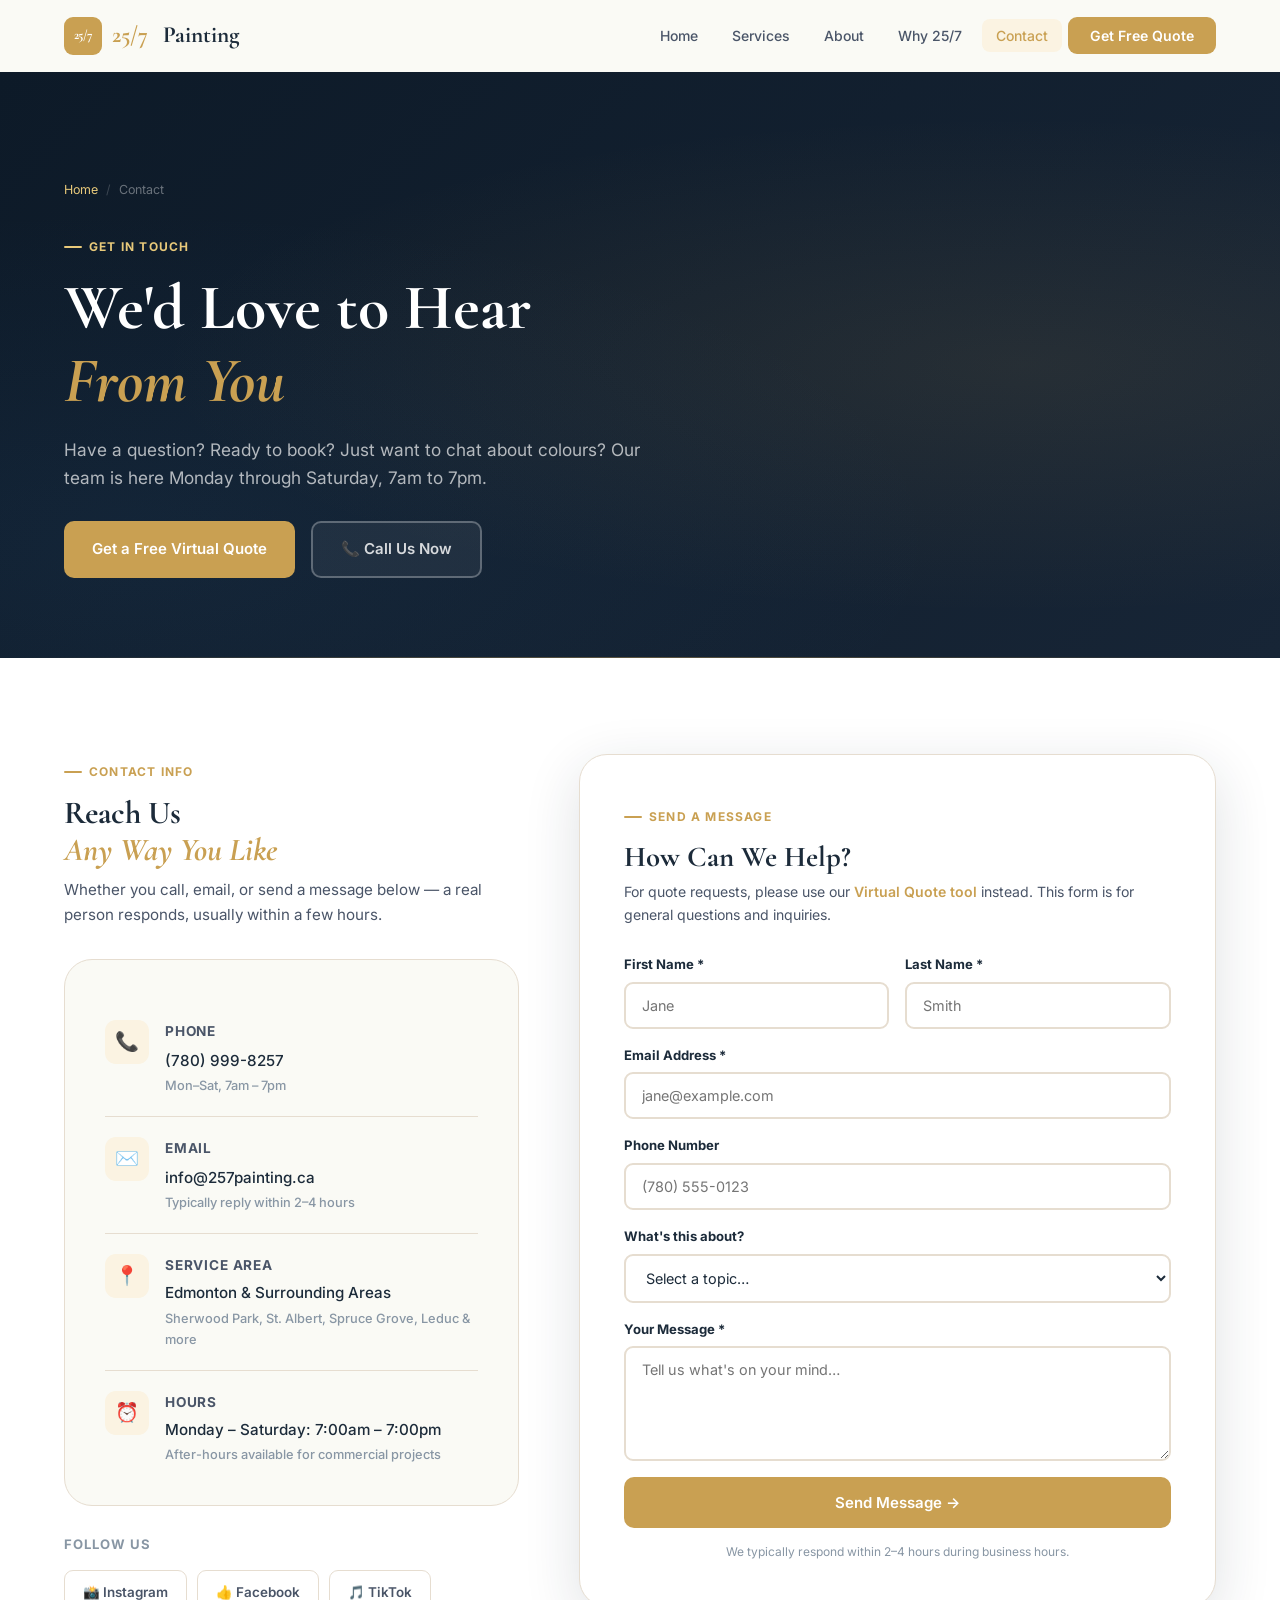
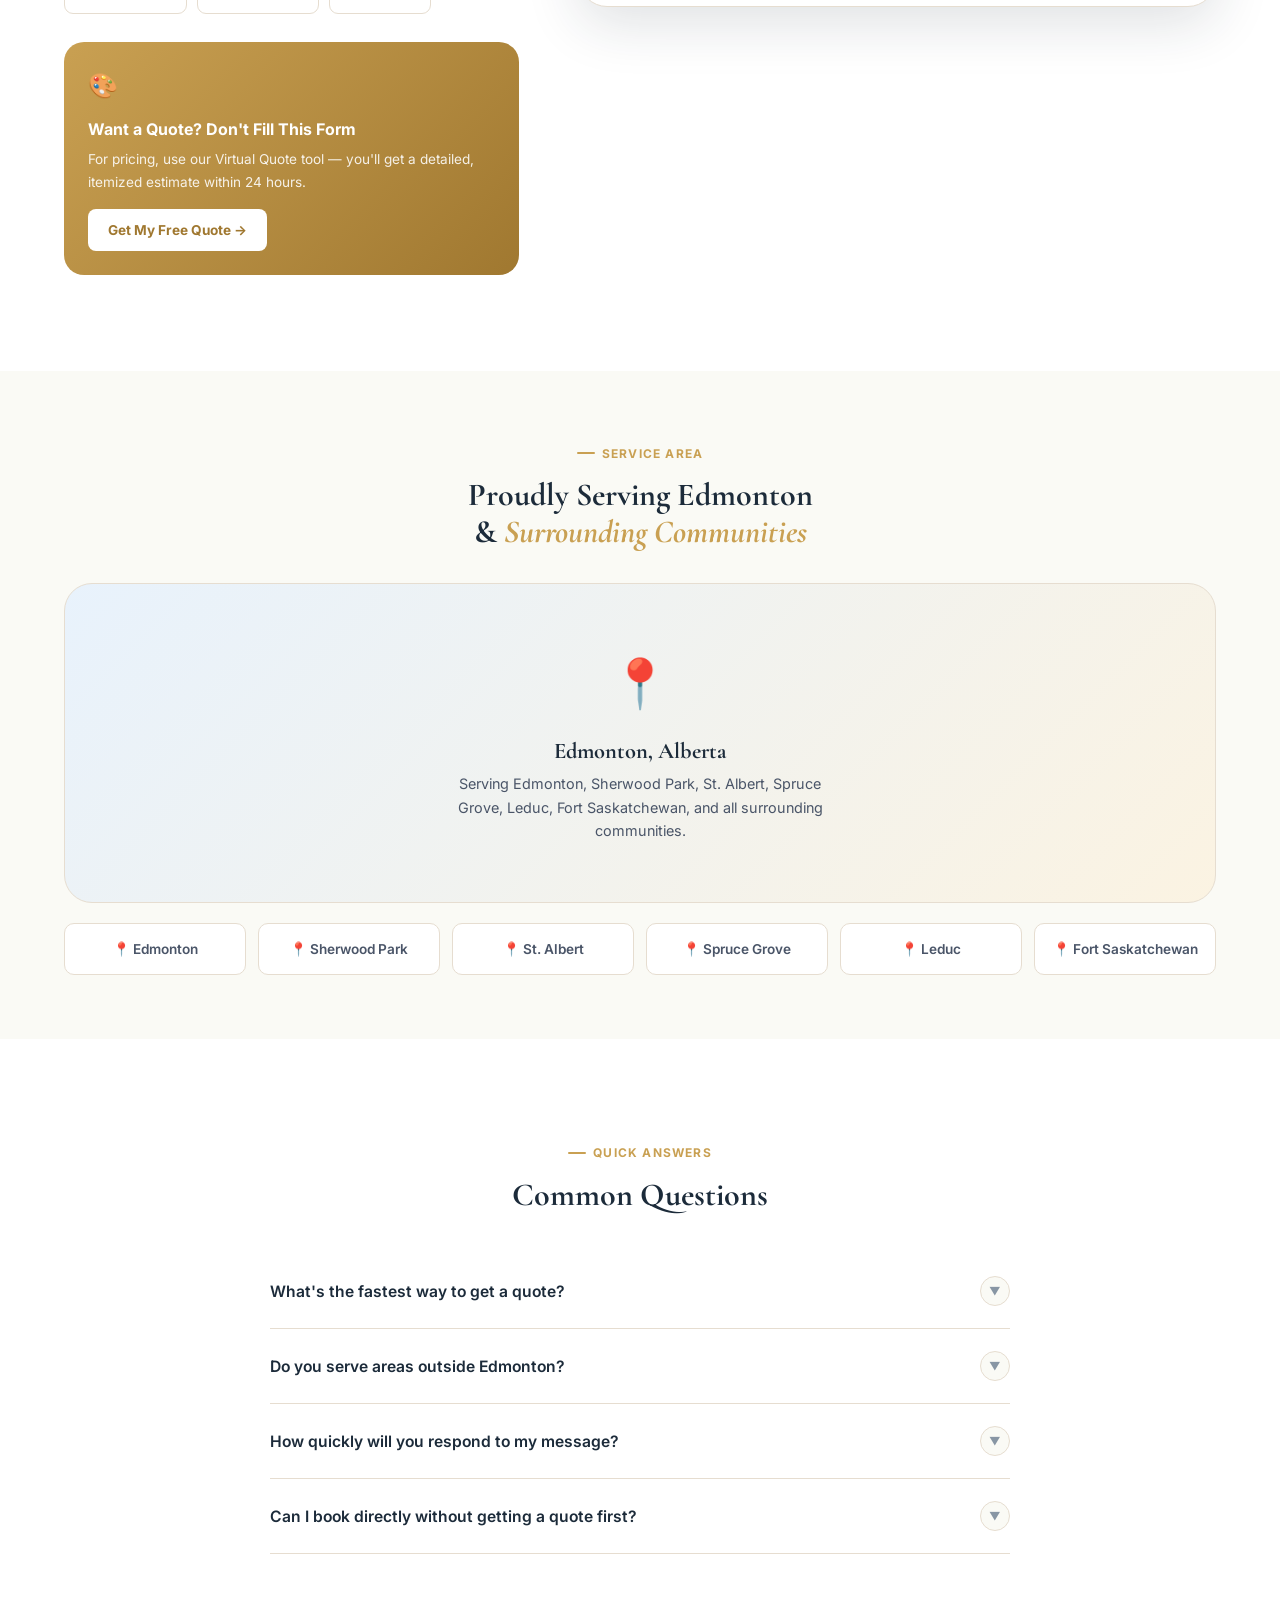
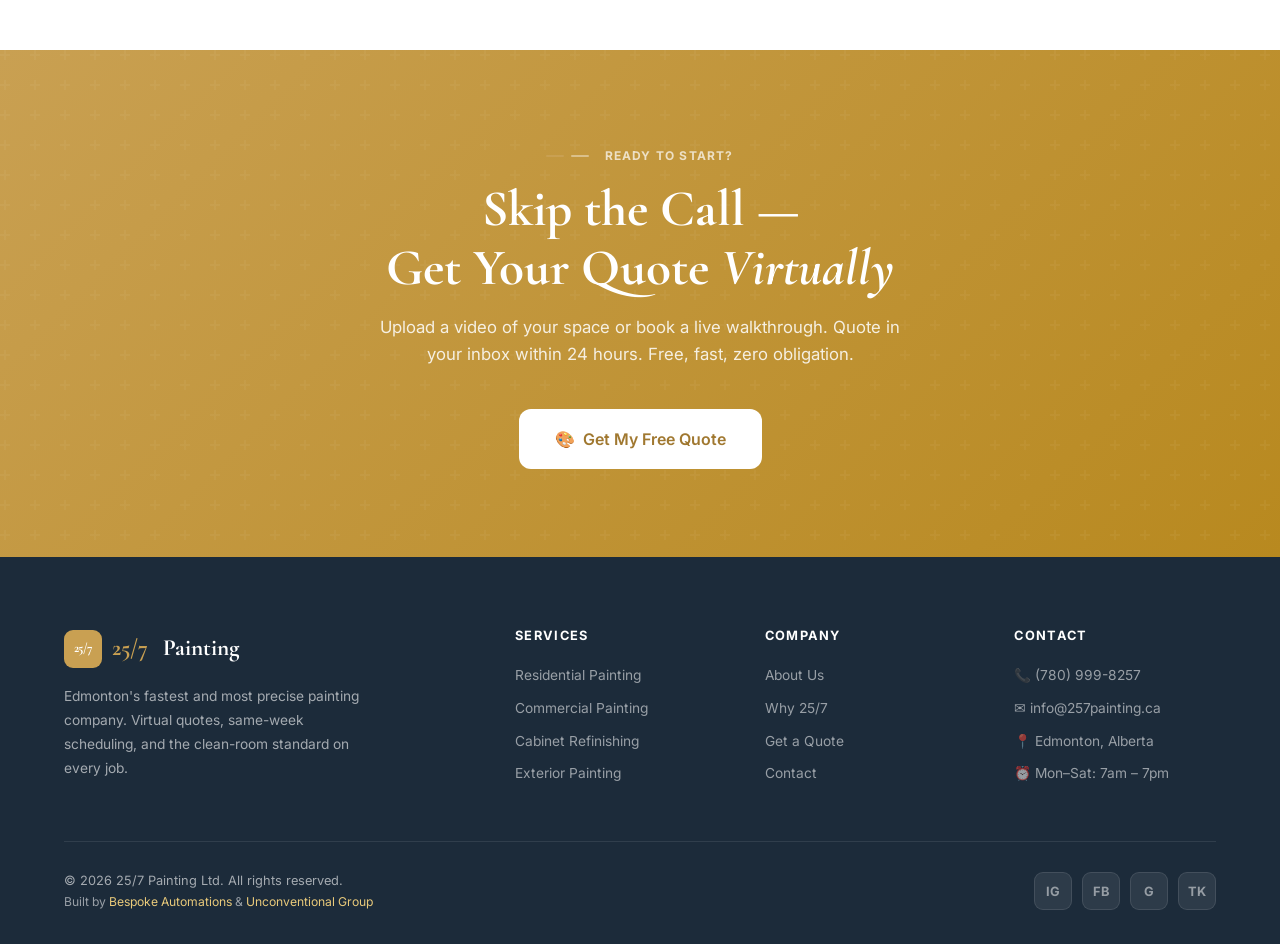
<file: contact.html>
<!DOCTYPE html>
<html lang="en">
<head>
  <meta charset="UTF-8" />
  <meta name="viewport" content="width=device-width, initial-scale=1.0" />
  <title>Contact | 25/7 Painting Edmonton</title>
  <meta name="description" content="Get in touch with 25/7 Painting. Call, email, or send us a message. Serving Edmonton and surrounding areas with free virtual quotes." />
  <link rel="preconnect" href="https://fonts.googleapis.com" />
  <link rel="preconnect" href="https://fonts.gstatic.com" crossorigin />
  <link href="https://fonts.googleapis.com/css2?family=Cormorant+Garamond:ital,wght@0,400;0,600;0,700;1,400&family=Inter:wght@300;400;500;600;700&display=swap" rel="stylesheet" />
  <link rel="stylesheet" href="css/style.css" />
</head>
<body>
<nav class="nav" id="nav">
  <a href="index.html" class="nav-logo"><div class="nav-logo-badge">25/7</div><span>25/7</span>&nbsp;Painting</a>
  <ul class="nav-links">
    <li><a href="index.html">Home</a></li>
    <li><a href="services.html">Services</a></li>
    <li><a href="about.html">About</a></li>
    <li><a href="why-us.html">Why 25/7</a></li>
    <li><a href="contact.html" class="active">Contact</a></li>
    <li><a href="quote.html" class="nav-cta">Get Free Quote</a></li>
  </ul>
  <button class="hamburger" id="hamburger" aria-label="Menu"><span></span><span></span><span></span></button>
</nav>
<div class="mobile-menu" id="mobileMenu">
  <a href="index.html">Home</a><a href="services.html">Services</a><a href="about.html">About</a>
  <a href="why-us.html">Why 25/7</a><a href="contact.html">Contact</a>
  <a href="quote.html" class="mobile-cta">Get Free Quote</a>
</div>

<div class="page-wrap">

  <!-- PAGE HERO -->
  <div class="page-hero">
    <div class="page-hero-breadcrumb"><a href="index.html">Home</a><span>/</span> Contact</div>
    <div class="tag">Get In Touch</div>
    <h1>We'd Love to Hear<br><em style="color:var(--gold);font-style:italic">From You</em></h1>
    <p>Have a question? Ready to book? Just want to chat about colours? Our team is here Monday through Saturday, 7am to 7pm.</p>
    <div style="margin-top:28px;display:flex;gap:16px;flex-wrap:wrap;animation:fadeUp .6s ease .5s both">
      <a href="quote.html" class="btn btn-gold">Get a Free Virtual Quote</a>
      <a href="tel:+17809998257" class="btn btn-outline-blue">📞 Call Us Now</a>
    </div>
  </div>

  <!-- CONTACT MAIN -->
  <section class="section">
    <div class="container">
      <div class="contact-grid">

        <!-- Info column -->
        <div class="reveal slide-r">
          <div class="tag">Contact Info</div>
          <h2 class="section-title" style="font-size:2rem;margin-bottom:8px">Reach Us<br><em style="color:var(--gold);font-style:italic">Any Way You Like</em></h2>
          <p style="color:var(--text-mid);margin-bottom:32px;font-size:.95rem">Whether you call, email, or send a message below — a real person responds, usually within a few hours.</p>

          <div class="contact-info-card">
            <div class="contact-info-item">
              <div class="ci-icon">📞</div>
              <div class="ci-text">
                <strong>Phone</strong>
                <a href="tel:+17809998257">(780) 999-8257</a>
                <p style="font-size:.8rem;color:var(--text-light);margin-top:2px">Mon–Sat, 7am – 7pm</p>
              </div>
            </div>
            <div class="contact-info-item">
              <div class="ci-icon">✉️</div>
              <div class="ci-text">
                <strong>Email</strong>
                <a href="mailto:info@257painting.ca">info@257painting.ca</a>
                <p style="font-size:.8rem;color:var(--text-light);margin-top:2px">Typically reply within 2–4 hours</p>
              </div>
            </div>
            <div class="contact-info-item">
              <div class="ci-icon">📍</div>
              <div class="ci-text">
                <strong>Service Area</strong>
                <p>Edmonton & Surrounding Areas</p>
                <p style="font-size:.8rem;color:var(--text-light);margin-top:2px">Sherwood Park, St. Albert, Spruce Grove, Leduc & more</p>
              </div>
            </div>
            <div class="contact-info-item">
              <div class="ci-icon">⏰</div>
              <div class="ci-text">
                <strong>Hours</strong>
                <p>Monday – Saturday: 7:00am – 7:00pm</p>
                <p style="font-size:.8rem;color:var(--text-light);margin-top:2px">After-hours available for commercial projects</p>
              </div>
            </div>
          </div>

          <!-- Social links -->
          <div style="margin-top:28px">
            <p style="font-size:.82rem;font-weight:700;text-transform:uppercase;letter-spacing:.08em;color:var(--text-light);margin-bottom:14px">Follow Us</p>
            <div style="display:flex;gap:10px">
              <a href="#" style="display:flex;align-items:center;gap:8px;padding:10px 18px;border:1px solid var(--border);border-radius:9px;font-size:.84rem;font-weight:600;color:var(--text-mid);text-decoration:none;transition:all .2s" onmouseover="this.style.borderColor='var(--gold)';this.style.color='var(--gold)'" onmouseout="this.style.borderColor='var(--border)';this.style.color='var(--text-mid)'">📸 Instagram</a>
              <a href="#" style="display:flex;align-items:center;gap:8px;padding:10px 18px;border:1px solid var(--border);border-radius:9px;font-size:.84rem;font-weight:600;color:var(--text-mid);text-decoration:none;transition:all .2s" onmouseover="this.style.borderColor='var(--gold)';this.style.color='var(--gold)'" onmouseout="this.style.borderColor='var(--border)';this.style.color='var(--text-mid)'">👍 Facebook</a>
              <a href="#" style="display:flex;align-items:center;gap:8px;padding:10px 18px;border:1px solid var(--border);border-radius:9px;font-size:.84rem;font-weight:600;color:var(--text-mid);text-decoration:none;transition:all .2s" onmouseover="this.style.borderColor='var(--gold)';this.style.color='var(--gold)'" onmouseout="this.style.borderColor='var(--border)';this.style.color='var(--text-mid)'">🎵 TikTok</a>
            </div>
          </div>

          <!-- Virtual quote nudge -->
          <div style="margin-top:28px;background:linear-gradient(135deg,var(--gold) 0%,var(--gold-dark) 100%);border-radius:var(--r-lg);padding:24px;color:#fff">
            <div style="font-size:1.5rem;margin-bottom:10px">🎨</div>
            <strong style="display:block;font-size:1rem;margin-bottom:6px">Want a Quote? Don't Fill This Form</strong>
            <p style="font-size:.85rem;opacity:.88;margin-bottom:16px">For pricing, use our Virtual Quote tool — you'll get a detailed, itemized estimate within 24 hours.</p>
            <a href="quote.html" style="display:inline-block;background:#fff;color:var(--gold-dark);padding:10px 20px;border-radius:8px;font-size:.85rem;font-weight:700;text-decoration:none;transition:all .2s">Get My Free Quote →</a>
          </div>
        </div>

        <!-- Form column -->
        <div class="reveal">
          <div class="contact-form-card">
            <div class="tag">Send a Message</div>
            <h3 style="font-size:1.8rem;margin-bottom:6px">How Can We Help?</h3>
            <p style="color:var(--text-mid);font-size:.88rem;margin-bottom:28px">For quote requests, please use our <a href="quote.html" style="color:var(--gold);font-weight:600">Virtual Quote tool</a> instead. This form is for general questions and inquiries.</p>

            <div id="contactFormWrap">
              <div class="form-row2">
                <div class="form-group">
                  <label>First Name *</label>
                  <input type="text" id="cfFirstName" placeholder="Jane" autocomplete="given-name" />
                </div>
                <div class="form-group">
                  <label>Last Name *</label>
                  <input type="text" id="cfLastName" placeholder="Smith" autocomplete="family-name" />
                </div>
              </div>
              <div class="form-group">
                <label>Email Address *</label>
                <input type="email" id="cfEmail" placeholder="jane@example.com" autocomplete="email" />
              </div>
              <div class="form-group">
                <label>Phone Number</label>
                <input type="tel" id="cfPhone" placeholder="(780) 555-0123" autocomplete="tel" />
              </div>
              <div class="form-group">
                <label>What's this about?</label>
                <select id="cfSubject">
                  <option value="">Select a topic…</option>
                  <option>General Question</option>
                  <option>I have a complaint or concern</option>
                  <option>Partnership or referral enquiry</option>
                  <option>Media or press</option>
                  <option>Something else</option>
                </select>
              </div>
              <div class="form-group">
                <label>Your Message *</label>
                <textarea id="cfMessage" rows="5" placeholder="Tell us what's on your mind…"></textarea>
              </div>
              <button onclick="submitContact()" class="btn btn-gold" style="width:100%;justify-content:center;padding:16px">
                Send Message →
              </button>
              <p style="font-size:.75rem;color:var(--text-light);text-align:center;margin-top:14px">We typically respond within 2–4 hours during business hours.</p>
            </div>

            <!-- Success state -->
            <div id="contactSuccess" style="display:none;text-align:center;padding:40px 20px">
              <div style="font-size:3rem;margin-bottom:16px">✅</div>
              <h3 style="font-size:1.6rem;margin-bottom:10px">Message Sent!</h3>
              <p style="color:var(--text-mid);font-size:.92rem;margin-bottom:24px">Thanks for reaching out. We'll get back to you within a few hours during business hours.</p>
              <a href="index.html" class="btn btn-gold">← Back to Homepage</a>
            </div>
          </div>
        </div>

      </div>
    </div>
  </section>

  <!-- SERVICE AREA MAP PLACEHOLDER -->
  <section class="section-sm" style="background:var(--cream)">
    <div class="container">
      <div class="centered" style="margin-bottom:32px">
        <div class="tag reveal">Service Area</div>
        <h2 class="section-title reveal" style="font-size:2rem;transition-delay:.1s">Proudly Serving Edmonton<br>& <em style="color:var(--gold);font-style:italic">Surrounding Communities</em></h2>
      </div>
      <div class="reveal" style="transition-delay:.15s;border-radius:var(--r-xl);overflow:hidden;height:320px;background:linear-gradient(135deg,var(--blue-light) 0%,var(--gold-light) 100%);display:flex;align-items:center;justify-content:center;border:1px solid var(--border)">
        <div style="text-align:center">
          <div style="font-size:3rem;margin-bottom:16px">📍</div>
          <h3 style="font-size:1.4rem;margin-bottom:8px">Edmonton, Alberta</h3>
          <p style="color:var(--text-mid);font-size:.9rem;max-width:400px;margin:0 auto">Serving Edmonton, Sherwood Park, St. Albert, Spruce Grove, Leduc, Fort Saskatchewan, and all surrounding communities.</p>
        </div>
      </div>
      <div style="display:grid;grid-template-columns:repeat(auto-fit,minmax(140px,1fr));gap:12px;margin-top:20px" class="stagger">
        <div class="reveal" style="background:#fff;border:1px solid var(--border);border-radius:10px;padding:14px;text-align:center;font-size:.85rem;font-weight:600;color:var(--text-mid)">📍 Edmonton</div>
        <div class="reveal" style="background:#fff;border:1px solid var(--border);border-radius:10px;padding:14px;text-align:center;font-size:.85rem;font-weight:600;color:var(--text-mid)">📍 Sherwood Park</div>
        <div class="reveal" style="background:#fff;border:1px solid var(--border);border-radius:10px;padding:14px;text-align:center;font-size:.85rem;font-weight:600;color:var(--text-mid)">📍 St. Albert</div>
        <div class="reveal" style="background:#fff;border:1px solid var(--border);border-radius:10px;padding:14px;text-align:center;font-size:.85rem;font-weight:600;color:var(--text-mid)">📍 Spruce Grove</div>
        <div class="reveal" style="background:#fff;border:1px solid var(--border);border-radius:10px;padding:14px;text-align:center;font-size:.85rem;font-weight:600;color:var(--text-mid)">📍 Leduc</div>
        <div class="reveal" style="background:#fff;border:1px solid var(--border);border-radius:10px;padding:14px;text-align:center;font-size:.85rem;font-weight:600;color:var(--text-mid)">📍 Fort Saskatchewan</div>
      </div>
    </div>
  </section>

  <!-- FAQ MINI -->
  <section class="section">
    <div class="container-sm">
      <div class="centered" style="margin-bottom:40px">
        <div class="tag reveal">Quick Answers</div>
        <h2 class="section-title reveal" style="font-size:2rem;transition-delay:.1s">Common Questions</h2>
      </div>
      <div class="faq-list">
        <div class="faq-item reveal">
          <button class="faq-btn">What's the fastest way to get a quote? <div class="faq-chevron">▼</div></button>
          <div class="faq-body"><p>Use our <a href="quote.html" style="color:var(--gold);font-weight:600">Virtual Quote tool</a>. Upload a short video walkthrough of your space (or book a live video call), fill in a few details, and we'll have a detailed quote to you within 24 hours — no house visit needed.</p></div>
        </div>
        <div class="faq-item reveal" style="transition-delay:.05s">
          <button class="faq-btn">Do you serve areas outside Edmonton? <div class="faq-chevron">▼</div></button>
          <div class="faq-body"><p>Yes — we regularly work in Sherwood Park, St. Albert, Spruce Grove, Leduc, Fort Saskatchewan, and surrounding communities. If you're unsure whether we cover your area, give us a call or send a message and we'll confirm.</p></div>
        </div>
        <div class="faq-item reveal" style="transition-delay:.1s">
          <button class="faq-btn">How quickly will you respond to my message? <div class="faq-chevron">▼</div></button>
          <div class="faq-body"><p>We typically respond to emails and messages within 2–4 hours during business hours (Mon–Sat, 7am–7pm). For urgent matters, calling is always fastest.</p></div>
        </div>
        <div class="faq-item reveal" style="transition-delay:.15s">
          <button class="faq-btn">Can I book directly without getting a quote first? <div class="faq-chevron">▼</div></button>
          <div class="faq-body"><p>We always recommend getting a quote first so you have a clear price expectation and we can plan the job properly. The virtual quote process takes under 5 minutes and gets you a detailed, accurate estimate within 24 hours.</p></div>
        </div>
      </div>
    </div>
  </section>

  <!-- GOLD BANNER -->
  <div class="gold-banner">
    <div class="tag reveal" style="color:rgba(255,255,255,.7);justify-content:center"><span style="background:rgba(255,255,255,.4);width:18px;height:2px;border-radius:1px"></span>&nbsp; Ready to Start?</div>
    <h2 class="reveal" style="transition-delay:.1s">Skip the Call —<br>Get Your Quote <em style="font-style:italic">Virtually</em></h2>
    <p class="reveal" style="transition-delay:.2s">Upload a video of your space or book a live walkthrough. Quote in your inbox within 24 hours. Free, fast, zero obligation.</p>
    <a href="quote.html" class="btn btn-white btn-lg reveal" style="transition-delay:.3s">🎨 &nbsp;Get My Free Quote</a>
  </div>

  <footer class="footer">
    <div class="footer-grid">
      <div class="footer-brand">
        <a href="index.html" class="nav-logo"><div class="nav-logo-badge">25/7</div><span>25/7</span>&nbsp;Painting</a>
        <p>Edmonton's fastest and most precise painting company. Virtual quotes, same-week scheduling, and the clean-room standard on every job.</p>
      </div>
      <div class="footer-col"><h5>Services</h5><ul>
        <li><a href="services.html">Residential Painting</a></li>
        <li><a href="services.html">Commercial Painting</a></li>
        <li><a href="services.html">Cabinet Refinishing</a></li>
        <li><a href="services.html">Exterior Painting</a></li>
      </ul></div>
      <div class="footer-col"><h5>Company</h5><ul>
        <li><a href="about.html">About Us</a></li>
        <li><a href="why-us.html">Why 25/7</a></li>
        <li><a href="quote.html">Get a Quote</a></li>
        <li><a href="contact.html">Contact</a></li>
      </ul></div>
      <div class="footer-col"><h5>Contact</h5><ul>
        <li><a href="tel:+17809998257">📞 (780) 999-8257</a></li>
        <li><a href="mailto:info@257painting.ca">✉ info@257painting.ca</a></li>
        <li><a href="#">📍 Edmonton, Alberta</a></li>
        <li><a href="#">⏰ Mon–Sat: 7am – 7pm</a></li>
      </ul></div>
    </div>
    <div class="footer-bottom">
      <p>© 2026 25/7 Painting Ltd. All rights reserved.<br><span style="font-size:.76rem;color:rgba(255,255,255,.55)">Built by <a href="https://bespokeautomations.ca" target="_blank" rel="noopener" style="color:var(--gold-mid);text-decoration:none;transition:color .2s" onmouseover="this.style.color='#E8C97A'" onmouseout="this.style.color='var(--gold-mid)'">Bespoke Automations</a> &amp; <a href="https://unconventionalgroup.ca" target="_blank" rel="noopener" style="color:var(--gold-mid);text-decoration:none;transition:color .2s" onmouseover="this.style.color='#E8C97A'" onmouseout="this.style.color='var(--gold-mid)'">Unconventional Group</a></span></p>
      <div class="footer-socials">
        <a href="#" class="social-btn">IG</a><a href="#" class="social-btn">FB</a>
        <a href="#" class="social-btn">G</a><a href="#" class="social-btn">TK</a>
      </div>
    </div>
  </footer>

</div>
<script src="js/main.js"></script>
<script>
function submitContact() {
  const fn = document.getElementById('cfFirstName').value.trim();
  const em = document.getElementById('cfEmail').value.trim();
  const msg = document.getElementById('cfMessage').value.trim();
  if (!fn || !em || !msg) {
    alert('Please fill in your name, email, and message.');
    return;
  }
  if (!/^[^\s@]+@[^\s@]+\.[^\s@]+$/.test(em)) {
    alert('Please enter a valid email address.');
    return;
  }
  document.getElementById('contactFormWrap').style.display = 'none';
  document.getElementById('contactSuccess').style.display = 'block';
}
</script>
</body>
</html>
</file>
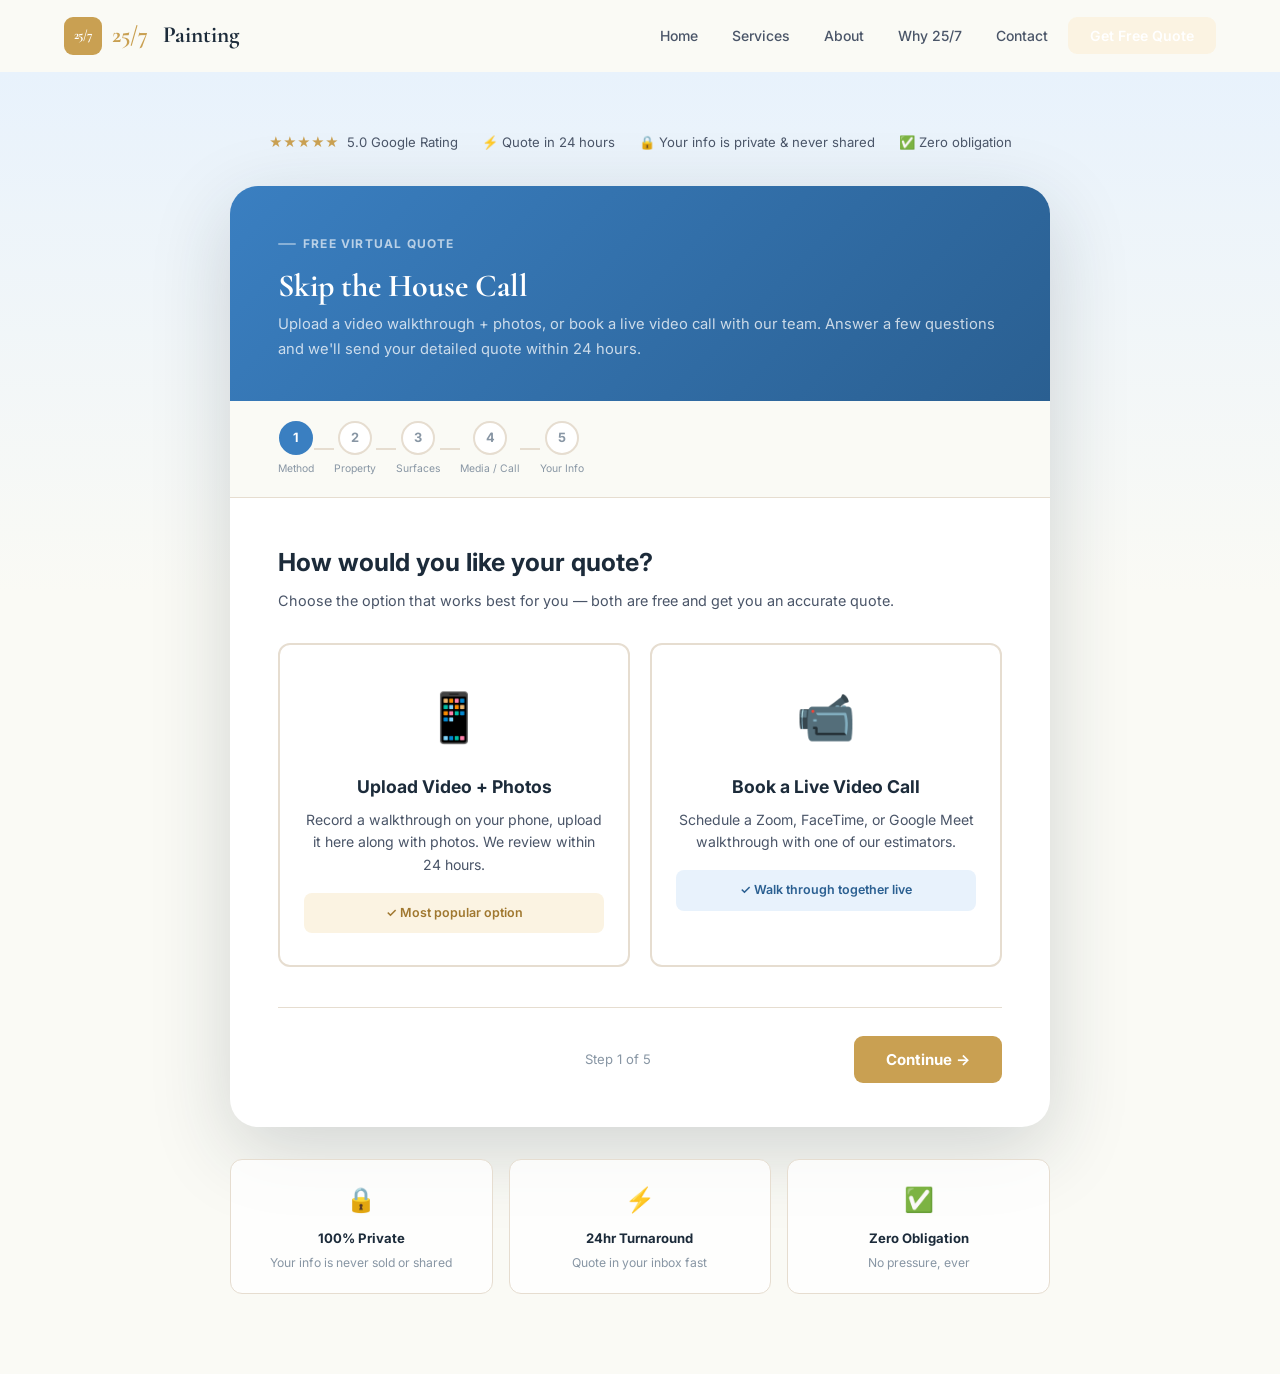
<file: quote.html>
<!DOCTYPE html>
<html lang="en">
<head>
  <meta charset="UTF-8" />
  <meta name="viewport" content="width=device-width, initial-scale=1.0" />
  <title>Get a Free Virtual Quote | 25/7 Painting Edmonton</title>
  <meta name="description" content="Get a free virtual painting quote from 25/7 Painting. Upload a video walkthrough or book a live video call — no house visit needed. Quote within 24 hours." />
  <link rel="preconnect" href="https://fonts.googleapis.com" />
  <link rel="preconnect" href="https://fonts.gstatic.com" crossorigin />
  <link href="https://fonts.googleapis.com/css2?family=Cormorant+Garamond:ital,wght@0,400;0,600;0,700;1,400&family=Inter:wght@300;400;500;600;700&display=swap" rel="stylesheet" />
  <link rel="stylesheet" href="css/style.css" />
</head>
<body>

<!-- NAV -->
<nav class="nav" id="nav">
  <a href="index.html" class="nav-logo">
    <div class="nav-logo-badge">25/7</div>
    <span>25/7</span>&nbsp;Painting
  </a>
  <ul class="nav-links">
    <li><a href="index.html">Home</a></li>
    <li><a href="services.html">Services</a></li>
    <li><a href="about.html">About</a></li>
    <li><a href="why-us.html">Why 25/7</a></li>
    <li><a href="contact.html">Contact</a></li>
    <li><a href="quote.html" class="nav-cta active">Get Free Quote</a></li>
  </ul>
  <button class="hamburger" id="hamburger" aria-label="Menu"><span></span><span></span><span></span></button>
</nav>
<div class="mobile-menu" id="mobileMenu">
  <a href="index.html">Home</a>
  <a href="services.html">Services</a>
  <a href="about.html">About</a>
  <a href="why-us.html">Why 25/7</a>
  <a href="contact.html">Contact</a>
  <a href="quote.html" class="mobile-cta">Get Free Quote</a>
</div>

<div class="page-wrap">
  <div class="quote-page">

    <!-- Trust strip above form -->
    <div style="max-width:820px;margin:0 auto 32px;display:flex;gap:24px;flex-wrap:wrap;justify-content:center">
      <div style="display:flex;align-items:center;gap:8px;font-size:.82rem;color:var(--text-mid)">
        <span style="color:var(--gold)">★★★★★</span> 5.0 Google Rating
      </div>
      <div style="display:flex;align-items:center;gap:8px;font-size:.82rem;color:var(--text-mid)">⚡ Quote in 24 hours</div>
      <div style="display:flex;align-items:center;gap:8px;font-size:.82rem;color:var(--text-mid)">🔒 Your info is private & never shared</div>
      <div style="display:flex;align-items:center;gap:8px;font-size:.82rem;color:var(--text-mid)">✅ Zero obligation</div>
    </div>

    <div class="quote-wrap">

      <!-- Header -->
      <div class="quote-header-bar">
        <div class="tag">Free Virtual Quote</div>
        <h1>Skip the House Call</h1>
        <p>Upload a video walkthrough + photos, or book a live video call with our team. Answer a few questions and we'll send your detailed quote within 24 hours.</p>
      </div>

      <!-- Progress -->
      <div class="progress-bar-wrap" id="progressBar"></div>

      <!-- Body -->
      <div class="quote-body">

        <!-- ── STEP 1: Method ── -->
        <div class="q-step active" data-step="1">
          <div class="q-step-title">How would you like your quote?</div>
          <div class="q-step-sub">Choose the option that works best for you — both are free and get you an accurate quote.</div>
          <div class="card-select" style="grid-template-columns:1fr 1fr;gap:20px">
            <div class="card-opt" data-group="method" data-value="upload" onclick="selectCard(this,'method')" style="padding:32px 24px">
              <div class="co-icon" style="font-size:3rem;margin-bottom:16px">📱</div>
              <strong style="font-size:1.1rem;display:block;margin-bottom:8px">Upload Video + Photos</strong>
              <small style="font-size:.88rem;line-height:1.6;display:block;color:var(--text-mid)">Record a walkthrough on your phone, upload it here along with photos. We review within 24 hours.</small>
              <div style="margin-top:16px;padding:10px 14px;background:var(--gold-light);border-radius:8px;font-size:.78rem;color:var(--gold-dark);font-weight:600">✓ Most popular option</div>
            </div>
            <div class="card-opt" data-group="method" data-value="call" onclick="selectCard(this,'method')" style="padding:32px 24px">
              <div class="co-icon" style="font-size:3rem;margin-bottom:16px">📹</div>
              <strong style="font-size:1.1rem;display:block;margin-bottom:8px">Book a Live Video Call</strong>
              <small style="font-size:.88rem;line-height:1.6;display:block;color:var(--text-mid)">Schedule a Zoom, FaceTime, or Google Meet walkthrough with one of our estimators.</small>
              <div style="margin-top:16px;padding:10px 14px;background:var(--blue-light);border-radius:8px;font-size:.78rem;color:var(--blue-dark);font-weight:600">✓ Walk through together live</div>
            </div>
          </div>
        </div>

        <!-- ── STEP 2: Project type ── -->
        <div class="q-step" data-step="2">
          <div class="q-step-title">What type of property is it?</div>
          <div class="q-step-sub">This helps us assign the right estimator and tailor your quote accurately.</div>
          <div class="card-select">
            <div class="card-opt" data-group="property" data-value="house" onclick="selectCard(this,'property')">
              <div class="co-icon">🏠</div>
              <strong>House</strong>
              <small>Detached or semi-detached</small>
            </div>
            <div class="card-opt" data-group="property" data-value="condo" onclick="selectCard(this,'property')">
              <div class="co-icon">🏢</div>
              <strong>Condo / Apt</strong>
              <small>Unit in a complex</small>
            </div>
            <div class="card-opt" data-group="property" data-value="townhouse" onclick="selectCard(this,'property')">
              <div class="co-icon">🏘️</div>
              <strong>Townhouse</strong>
              <small>Row or townhome</small>
            </div>
            <div class="card-opt" data-group="property" data-value="commercial" onclick="selectCard(this,'property')">
              <div class="co-icon">🏬</div>
              <strong>Commercial</strong>
              <small>Office, retail, industrial</small>
            </div>
          </div>
        </div>

        <!-- ── STEP 3: Surfaces ── -->
        <div class="q-step" data-step="3">
          <div class="q-step-title">What needs to be painted?</div>
          <div class="q-step-sub">Select all that apply — you can add notes for us at the end.</div>
          <div class="check-select">
            <div class="check-opt" data-value="interior" onclick="toggleCheck(this)">
              <div class="check-box"></div>
              <div class="check-txt"><strong>🖌 Interior Walls</strong><small>Main room surfaces</small></div>
            </div>
            <div class="check-opt" data-value="ceilings" onclick="toggleCheck(this)">
              <div class="check-box"></div>
              <div class="check-txt"><strong>⬆️ Ceilings</strong><small>All or select rooms</small></div>
            </div>
            <div class="check-opt" data-value="trim" onclick="toggleCheck(this)">
              <div class="check-box"></div>
              <div class="check-txt"><strong>📐 Trim & Baseboards</strong><small>Doors, windows, baseboards</small></div>
            </div>
            <div class="check-opt" data-value="cabinets" onclick="toggleCheck(this)">
              <div class="check-box"></div>
              <div class="check-txt"><strong>🗄️ Cabinets</strong><small>Kitchen or bathroom</small></div>
            </div>
            <div class="check-opt" data-value="exterior" onclick="toggleCheck(this)">
              <div class="check-box"></div>
              <div class="check-txt"><strong>🏡 Exterior / Siding</strong><small>Outside walls & trim</small></div>
            </div>
            <div class="check-opt" data-value="garage" onclick="toggleCheck(this)">
              <div class="check-box"></div>
              <div class="check-txt"><strong>🚗 Garage</strong><small>Floor, walls or door</small></div>
            </div>
          </div>
        </div>

        <!-- ── STEP 4A: Upload media (upload path) ── -->
        <div class="q-step" data-step="4a">
          <div class="q-step-title">Upload Your Video Walkthrough</div>
          <div class="q-step-sub">Walk through your space slowly on camera — open every room, show us the walls, ceilings, trim, and anything specific. Then add photos below.</div>

          <div class="upload-zone" id="videoZone" onclick="document.getElementById('videoInput').click()">
            <input type="file" id="videoInput" accept="video/*" style="display:none" onchange="handleVideo(this)" />
            <div class="uz-icon">🎥</div>
            <h4>Upload Your Walkthrough Video</h4>
            <p>Tap to browse or drag & drop your video file here</p>
            <small>MP4, MOV, AVI — up to 500MB</small>
            <div id="videoThumb" style="margin-top:16px;display:none">
              <div style="display:inline-flex;align-items:center;gap:10px;background:var(--blue-light);border-radius:8px;padding:10px 16px;">
                <span style="font-size:1.4rem">🎬</span>
                <div><strong style="font-size:.88rem;color:var(--blue-dark)" id="videoName">video.mp4</strong><br><small style="color:var(--text-light)">Ready to submit</small></div>
                <span style="color:var(--blue);font-size:1.2rem">✓</span>
              </div>
            </div>
          </div>

          <div style="margin-top:24px">
            <div style="display:flex;align-items:center;gap:12px;margin-bottom:16px">
              <div style="flex:1;height:1px;background:var(--border)"></div>
              <span style="font-size:.82rem;color:var(--text-light);white-space:nowrap">Also upload photos (recommended)</span>
              <div style="flex:1;height:1px;background:var(--border)"></div>
            </div>
            <div class="upload-zone" id="photoZone" onclick="document.getElementById('photoInput').click()" style="padding:28px">
              <input type="file" id="photoInput" accept="image/*" multiple style="display:none" onchange="handlePhotos(this)" />
              <div class="uz-icon" style="font-size:2rem">📷</div>
              <h4 style="font-size:.95rem">Add Photos</h4>
              <p style="font-size:.82rem">Each room, key areas, anything you want us to pay attention to</p>
              <small>JPG, PNG — up to 10MB each, max 20 photos</small>
            </div>
            <div class="upload-preview" id="photoPreview"></div>
          </div>

          <div style="background:var(--gold-light);border:1px solid rgba(201,160,82,.3);border-radius:12px;padding:16px 20px;margin-top:20px;font-size:.85rem;color:var(--gold-dark)">
            💡 <strong>Tip:</strong> The better the video, the more accurate your quote. Walk slowly, narrate what you want done, and make sure the lighting is good.
          </div>
        </div>

        <!-- ── STEP 4B: Book video call (call path) ── -->
        <div class="q-step" data-step="4b">
          <div class="q-step-title">Book Your Live Video Call</div>
          <div class="q-step-sub">Pick a date and time that works for you. Our estimator will connect via Zoom, FaceTime, or Google Meet — your choice.</div>

          <div style="margin-bottom:20px">
            <label style="font-size:.82rem;font-weight:700;color:var(--text);display:block;margin-bottom:10px">Preferred Video Platform</label>
            <div style="display:flex;gap:12px;flex-wrap:wrap">
              <div class="card-opt" data-group="platform" data-value="zoom" onclick="selectCard(this,'platform')" style="flex:1;min-width:100px;padding:14px 12px">
                <div class="co-icon" style="font-size:1.5rem;margin-bottom:6px">💻</div>
                <strong style="font-size:.85rem">Zoom</strong>
              </div>
              <div class="card-opt" data-group="platform" data-value="facetime" onclick="selectCard(this,'platform')" style="flex:1;min-width:100px;padding:14px 12px">
                <div class="co-icon" style="font-size:1.5rem;margin-bottom:6px">📱</div>
                <strong style="font-size:.85rem">FaceTime</strong>
              </div>
              <div class="card-opt" data-group="platform" data-value="meet" onclick="selectCard(this,'platform')" style="flex:1;min-width:100px;padding:14px 12px">
                <div class="co-icon" style="font-size:1.5rem;margin-bottom:6px">🎥</div>
                <strong style="font-size:.85rem">Google Meet</strong>
              </div>
            </div>
          </div>

          <label style="font-size:.82rem;font-weight:700;color:var(--text);display:block;margin-bottom:14px">Select a Date & Time</label>
          <div class="cal-wrap">
            <div class="cal-days" id="calDays"></div>
          </div>
          <div id="selectedSlotDisplay" style="display:none;margin-top:16px;background:var(--gold-light);border:1px solid rgba(201,160,82,.3);border-radius:10px;padding:14px 18px;font-size:.88rem;color:var(--gold-dark);font-weight:600">
            ✓ Selected: <span id="selectedSlotText"></span>
          </div>
        </div>

        <!-- ── STEP 5: Contact info ── -->
        <div class="q-step" data-step="5">
          <div class="q-step-title">Where should we send your quote?</div>
          <div class="q-step-sub">Your information is private and never shared. We'll reach out within 24 hours.</div>
          <div class="form-row2">
            <div class="form-group">
              <label>First Name *</label>
              <input type="text" id="firstName" placeholder="Jane" autocomplete="given-name" />
            </div>
            <div class="form-group">
              <label>Last Name *</label>
              <input type="text" id="lastName" placeholder="Smith" autocomplete="family-name" />
            </div>
          </div>
          <div class="form-row2">
            <div class="form-group">
              <label>Email Address *</label>
              <input type="email" id="email" placeholder="jane@example.com" autocomplete="email" />
            </div>
            <div class="form-group">
              <label>Phone Number *</label>
              <input type="tel" id="phone" placeholder="(780) 555-0123" autocomplete="tel" />
            </div>
          </div>
          <div class="form-group">
            <label>Property Address *</label>
            <input type="text" id="address" placeholder="123 Main Street, Edmonton, AB T5A 0A1" autocomplete="street-address" />
          </div>
          <div class="form-row2">
            <div class="form-group">
              <label>Best Time to Call</label>
              <select id="callTime">
                <option value="">Select a preference…</option>
                <option>Morning (8am – 12pm)</option>
                <option>Afternoon (12pm – 5pm)</option>
                <option>Evening (5pm – 7pm)</option>
                <option>Anytime</option>
              </select>
            </div>
            <div class="form-group">
              <label>Approximate Budget Range</label>
              <select id="budget">
                <option value="">Not sure yet</option>
                <option>Under $1,000</option>
                <option>$1,000 – $3,000</option>
                <option>$3,000 – $7,000</option>
                <option>$7,000 – $15,000</option>
                <option>$15,000+</option>
              </select>
            </div>
          </div>
          <div class="form-group">
            <label>Tell Us About Your Project</label>
            <textarea id="notes" rows="4" placeholder="Describe what you're looking to have painted, any special requests, colour ideas, timeline, access instructions, etc."></textarea>
          </div>

          <!-- Upload path: book follow-up call slot -->
          <div id="followUpCalSection" style="display:none;margin-top:8px">
            <div style="height:1px;background:var(--border);margin:24px 0"></div>
            <div style="font-weight:700;font-size:1rem;margin-bottom:6px">📅 Book Your Follow-Up Call</div>
            <p style="font-size:.85rem;color:var(--text-mid);margin-bottom:20px">After reviewing your video and photos, we'll call you at this time to walk through your quote and answer any questions.</p>
            <div class="cal-wrap">
              <div class="cal-days" id="followUpCalDays"></div>
            </div>
            <div id="followUpSlotDisplay" style="display:none;margin-top:12px;background:var(--gold-light);border:1px solid rgba(201,160,82,.3);border-radius:10px;padding:12px 16px;font-size:.85rem;color:var(--gold-dark);font-weight:600">
              ✓ Call booked: <span id="followUpSlotText"></span>
            </div>
          </div>
        </div>

        <!-- ── STEP 6: Confirmation ── -->
        <div class="q-step" data-step="6">
          <div class="confirm-screen">
            <div class="confirm-icon">🎉</div>
            <h2>You're All Set!</h2>
            <p>Thank you — your quote request has been submitted. Our team will review your submission and follow up within <strong>24 hours</strong>.</p>
            <div class="confirm-details" id="confirmDetails"></div>
            <div style="display:flex;gap:16px;flex-wrap:wrap;justify-content:center">
              <a href="index.html" class="btn btn-gold">← Back to Homepage</a>
              <a href="contact.html" class="btn btn-outline-gold">📞 Contact Us Directly</a>
            </div>
            <p style="font-size:.78rem;color:var(--text-light);margin-top:24px">
              📧 A confirmation email has been sent to <strong id="confirmEmail">your email address</strong>.<br>
              Check your spam folder if you don't see it within a few minutes.
            </p>
          </div>
        </div>

        <!-- Nav Buttons -->
        <div class="q-nav" id="qNav">
          <button class="q-btn-back" id="btnBack" onclick="prevStep()" style="visibility:hidden">← Back</button>
          <div class="q-counter" id="qCounter">Step 1 of 5</div>
          <button class="q-btn-next" id="btnNext" onclick="nextStep()">Continue →</button>
        </div>

      </div><!-- end quote-body -->
    </div><!-- end quote-wrap -->

    <!-- Bottom trust -->
    <div style="max-width:820px;margin:32px auto 0;display:grid;grid-template-columns:repeat(3,1fr);gap:16px;text-align:center">
      <div style="background:rgba(255,255,255,.8);border:1px solid var(--border);border-radius:12px;padding:20px 16px">
        <div style="font-size:1.5rem;margin-bottom:8px">🔒</div>
        <div style="font-size:.82rem;font-weight:700;color:var(--text);margin-bottom:4px">100% Private</div>
        <div style="font-size:.76rem;color:var(--text-light)">Your info is never sold or shared</div>
      </div>
      <div style="background:rgba(255,255,255,.8);border:1px solid var(--border);border-radius:12px;padding:20px 16px">
        <div style="font-size:1.5rem;margin-bottom:8px">⚡</div>
        <div style="font-size:.82rem;font-weight:700;color:var(--text);margin-bottom:4px">24hr Turnaround</div>
        <div style="font-size:.76rem;color:var(--text-light)">Quote in your inbox fast</div>
      </div>
      <div style="background:rgba(255,255,255,.8);border:1px solid var(--border);border-radius:12px;padding:20px 16px">
        <div style="font-size:1.5rem;margin-bottom:8px">✅</div>
        <div style="font-size:.82rem;font-weight:700;color:var(--text);margin-bottom:4px">Zero Obligation</div>
        <div style="font-size:.76rem;color:var(--text-light)">No pressure, ever</div>
      </div>
    </div>

  </div><!-- end quote-page -->
</div><!-- end page-wrap -->

<script src="js/main.js"></script>
<script>
/* ── Quote Wizard State ── */
const state = {
  method: null, property: null, surfaces: [],
  platform: null, slot: null, followUpSlot: null,
  videoFile: null, photoCount: 0,
};

let currentStep = 1;
const stepLabels = ['Method', 'Property', 'Surfaces', 'Media / Call', 'Your Info'];

function getStepIds() {
  return state.method === 'call'
    ? ['1','2','3','4b','5']
    : ['1','2','3','4a','5'];
}

/* ── Progress Bar ── */
function renderProgress() {
  const bar = document.getElementById('progressBar');
  const ids = getStepIds();
  bar.innerHTML = '';
  ids.forEach((id, i) => {
    const stepNum = i + 1;
    const outer = document.createElement('div');
    outer.style.cssText = 'display:flex;align-items:center;flex-shrink:0;';

    const wrap = document.createElement('div');
    wrap.style.cssText = 'display:flex;flex-direction:column;align-items:center;flex-shrink:0;';

    const dot = document.createElement('div');
    dot.className = 'prog-dot' + (stepNum < currentStep ? ' done' : stepNum === currentStep ? ' active' : '');
    dot.textContent = stepNum < currentStep ? '✓' : String(stepNum);

    const lbl = document.createElement('div');
    lbl.className = 'prog-label';
    lbl.textContent = stepLabels[i];

    wrap.append(dot, lbl);
    outer.appendChild(wrap);

    if (i < ids.length - 1) {
      const line = document.createElement('div');
      line.className = 'prog-line' + (stepNum < currentStep ? ' done' : '');
      outer.appendChild(line);
    }
    bar.appendChild(outer);
  });
}

function updateNav() {
  const back = document.getElementById('btnBack');
  const next = document.getElementById('btnNext');
  const ctr  = document.getElementById('qCounter');
  const nav  = document.getElementById('qNav');
  const ids  = getStepIds();
  const totalDisplayed = ids.length;
  const pos = ids.findIndex(id => {
    const stepId = state.method === 'call' ? ['1','2','3','4b','5'] : ['1','2','3','4a','5'];
    return stepId[currentStep - 1] === id;
  }) + 1 || currentStep;

  back.style.visibility = currentStep > 1 ? 'visible' : 'hidden';
  nav.style.display = currentStep === 6 ? 'none' : 'flex';

  if (currentStep === 5) {
    next.textContent = 'Submit My Request ✓';
  } else {
    next.textContent = 'Continue →';
  }
  ctr.textContent = `Step ${Math.min(currentStep, totalDisplayed)} of ${totalDisplayed}`;
}

function showStep(n) {
  document.querySelectorAll('.q-step').forEach(s => s.classList.remove('active'));
  // map step number to step data-step id
  const ids = state.method === 'call'
    ? ['1','2','3','4b','5','6']
    : ['1','2','3','4a','5','6'];
  const id = ids[n - 1] || String(n);
  const el = document.querySelector(`.q-step[data-step="${id}"]`);
  if (el) el.classList.add('active');
  renderProgress();
  updateNav();
  window.scrollTo({ top: document.querySelector('.quote-wrap').offsetTop - 90, behavior: 'smooth' });

  if (n === 5 && state.method === 'upload') {
    document.getElementById('followUpCalSection').style.display = 'block';
    buildCalendar('followUpCalDays', 'followUp');
  }
}

function nextStep() {
  if (currentStep === 1 && !state.method) { shake(); return; }
  if (currentStep === 2 && !state.property) { shake(); return; }
  if (currentStep === 3 && !state.surfaces.length) { shake(); return; }
  if (currentStep === 5) { if (!validateContact()) return; submitForm(); return; }
  currentStep++;
  showStep(currentStep);
}

function prevStep() {
  if (currentStep > 1) { currentStep--; showStep(currentStep); }
}

function shake() {
  const body = document.querySelector('.q-step.active');
  body.style.animation = 'none';
  body.style.transform = 'translateX(8px)';
  setTimeout(() => { body.style.transform = 'translateX(-8px)'; }, 80);
  setTimeout(() => { body.style.transform = ''; }, 160);
}

/* ── Selectors ── */
function selectCard(el, group) {
  document.querySelectorAll(`.card-opt[data-group="${group}"]`).forEach(c => c.classList.remove('sel'));
  el.classList.add('sel');
  state[group] = el.dataset.value;
  if (group === 'method' && state.method === 'call') buildCalendar('calDays', 'main');
}

function toggleCheck(el) {
  el.classList.toggle('sel');
  const val = el.dataset.value;
  el.querySelector('.check-box').textContent = el.classList.contains('sel') ? '✓' : '';
  if (el.classList.contains('sel')) {
    if (!state.surfaces.includes(val)) state.surfaces.push(val);
  } else {
    state.surfaces = state.surfaces.filter(v => v !== val);
  }
}

/* ── File Upload ── */
function handleVideo(input) {
  const file = input.files[0];
  if (!file) return;
  state.videoFile = file.name;
  document.getElementById('videoName').textContent = file.name;
  document.getElementById('videoThumb').style.display = 'block';
  document.getElementById('videoZone').querySelector('h4').textContent = 'Video Uploaded ✓';
}

function handlePhotos(input) {
  const preview = document.getElementById('photoPreview');
  preview.innerHTML = '';
  state.photoCount = Math.min(input.files.length, 20);
  Array.from(input.files).slice(0, 20).forEach(file => {
    const reader = new FileReader();
    reader.onload = e => {
      const img = document.createElement('img');
      img.src = e.target.result;
      img.style.cssText = 'width:72px;height:72px;object-fit:cover;border-radius:8px;border:2px solid var(--border)';
      preview.appendChild(img);
    };
    reader.readAsDataURL(file);
  });
  document.getElementById('photoZone').querySelector('h4').textContent = `${state.photoCount} Photo(s) Selected ✓`;
}

/* ── Calendar ── */
function buildCalendar(containerId, calType) {
  const container = document.getElementById(containerId);
  if (!container) return;
  container.innerHTML = '';
  const slots = ['9:00 AM', '11:00 AM', '1:00 PM', '3:00 PM'];
  const days = ['Sun','Mon','Tue','Wed','Thu','Fri','Sat'];
  const months = ['Jan','Feb','Mar','Apr','May','Jun','Jul','Aug','Sep','Oct','Nov','Dec'];
  const today = new Date();
  let daysAdded = 0;
  let d = new Date(today);
  d.setDate(d.getDate() + 1);
  while (daysAdded < 5) {
    const dow = d.getDay();
    if (dow !== 0) { // skip Sunday
      const col = document.createElement('div');
      col.className = 'cal-day';
      const hdr = document.createElement('div');
      hdr.className = 'cal-day-header';
      hdr.innerHTML = `<span class="cal-day-date">${d.getDate()}</span>${days[dow]}, ${months[d.getMonth()]}`;
      col.appendChild(hdr);
      const slotWrap = document.createElement('div');
      slotWrap.className = 'time-slots';
      const dateStr = `${days[dow]} ${months[d.getMonth()]} ${d.getDate()}`;
      slots.forEach(time => {
        const slot = document.createElement('div');
        slot.className = 'time-slot';
        slot.textContent = time;
        slot.addEventListener('click', () => {
          container.querySelectorAll('.time-slot').forEach(s => s.classList.remove('sel'));
          slot.classList.add('sel');
          const fullStr = `${dateStr} at ${time}`;
          if (calType === 'main') {
            state.slot = fullStr;
            const disp = document.getElementById('selectedSlotDisplay');
            document.getElementById('selectedSlotText').textContent = fullStr;
            if (disp) disp.style.display = 'block';
          } else {
            state.followUpSlot = fullStr;
            const disp = document.getElementById('followUpSlotDisplay');
            document.getElementById('followUpSlotText').textContent = fullStr;
            if (disp) disp.style.display = 'block';
          }
        });
        slotWrap.appendChild(slot);
      });
      col.appendChild(slotWrap);
      container.appendChild(col);
      daysAdded++;
    }
    d.setDate(d.getDate() + 1);
  }
}

/* ── Validation ── */
function validateContact() {
  const fn = document.getElementById('firstName').value.trim();
  const ln = document.getElementById('lastName').value.trim();
  const em = document.getElementById('email').value.trim();
  const ph = document.getElementById('phone').value.trim();
  const addr = document.getElementById('address').value.trim();
  if (!fn || !ln || !em || !ph || !addr) {
    alert('Please fill in all required fields (name, email, phone, and address).');
    return false;
  }
  if (!/^[^\s@]+@[^\s@]+\.[^\s@]+$/.test(em)) {
    alert('Please enter a valid email address.');
    return false;
  }
  return true;
}

/* ── Submit ── */
function submitForm() {
  const email = document.getElementById('email').value.trim();
  const name = document.getElementById('firstName').value.trim();
  const method = state.method === 'call' ? 'Live Video Call' : 'Upload Video + Photos';
  const slotStr = state.method === 'call' ? state.slot : state.followUpSlot;

  const details = document.getElementById('confirmDetails');
  const rows = [
    { l: 'Quote Method', v: method },
    { l: 'Property Type', v: capitalize(state.property || '—') },
    { l: 'Surfaces', v: state.surfaces.map(capitalize).join(', ') || '—' },
    slotStr ? { l: state.method === 'call' ? 'Video Call Booked' : 'Follow-Up Call', v: slotStr } : null,
    { l: 'Contact', v: `${name} — ${email}` },
  ].filter(Boolean);

  details.innerHTML = rows.map(r => `
    <div class="confirm-row">
      <span class="cl">${r.l}</span>
      <span class="cv">${r.v}</span>
    </div>
  `).join('');

  document.getElementById('confirmEmail').textContent = email;
  currentStep = 6;
  showStep(6);
}

function capitalize(s) { return s ? s.charAt(0).toUpperCase() + s.slice(1) : ''; }

/* ── Init ── */
const params = new URLSearchParams(location.search);
if (params.get('method') === 'call') {
  state.method = 'call';
}
renderProgress();
updateNav();
</script>
</body>
</html>
</file>
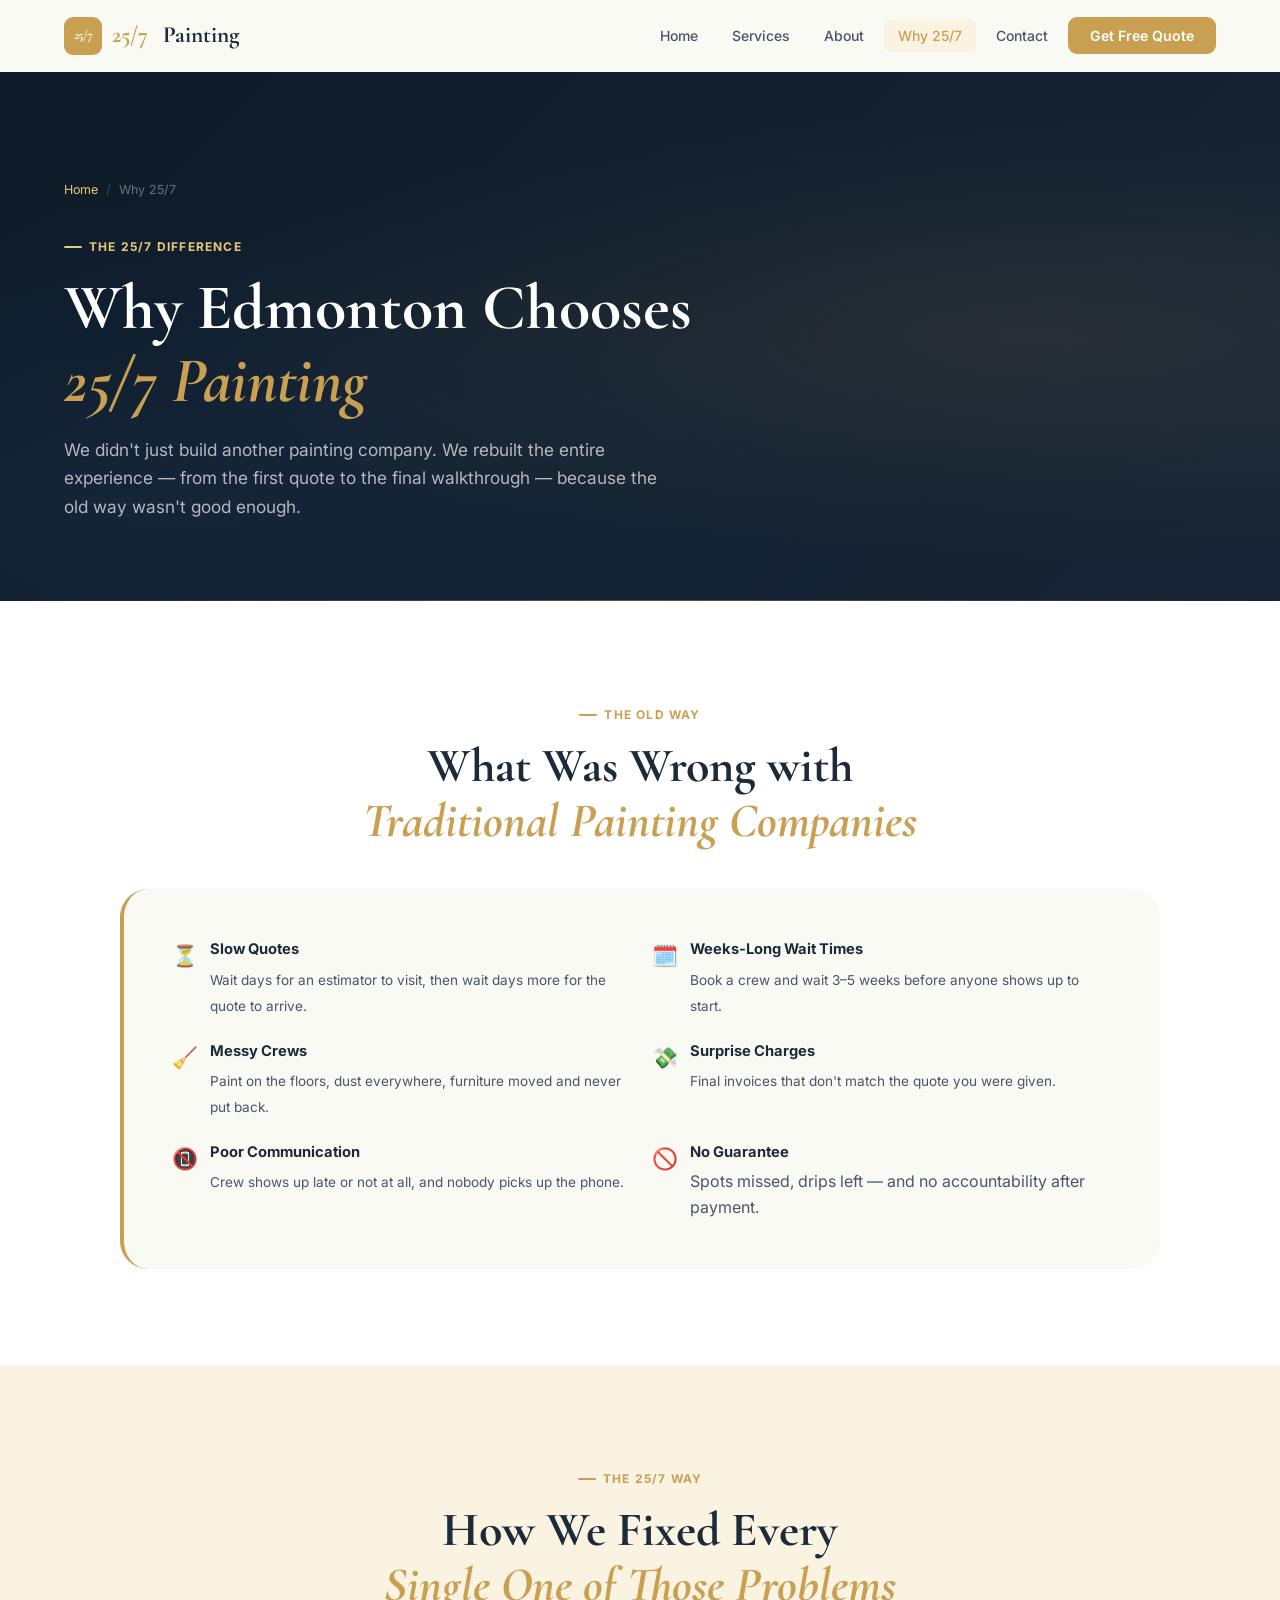
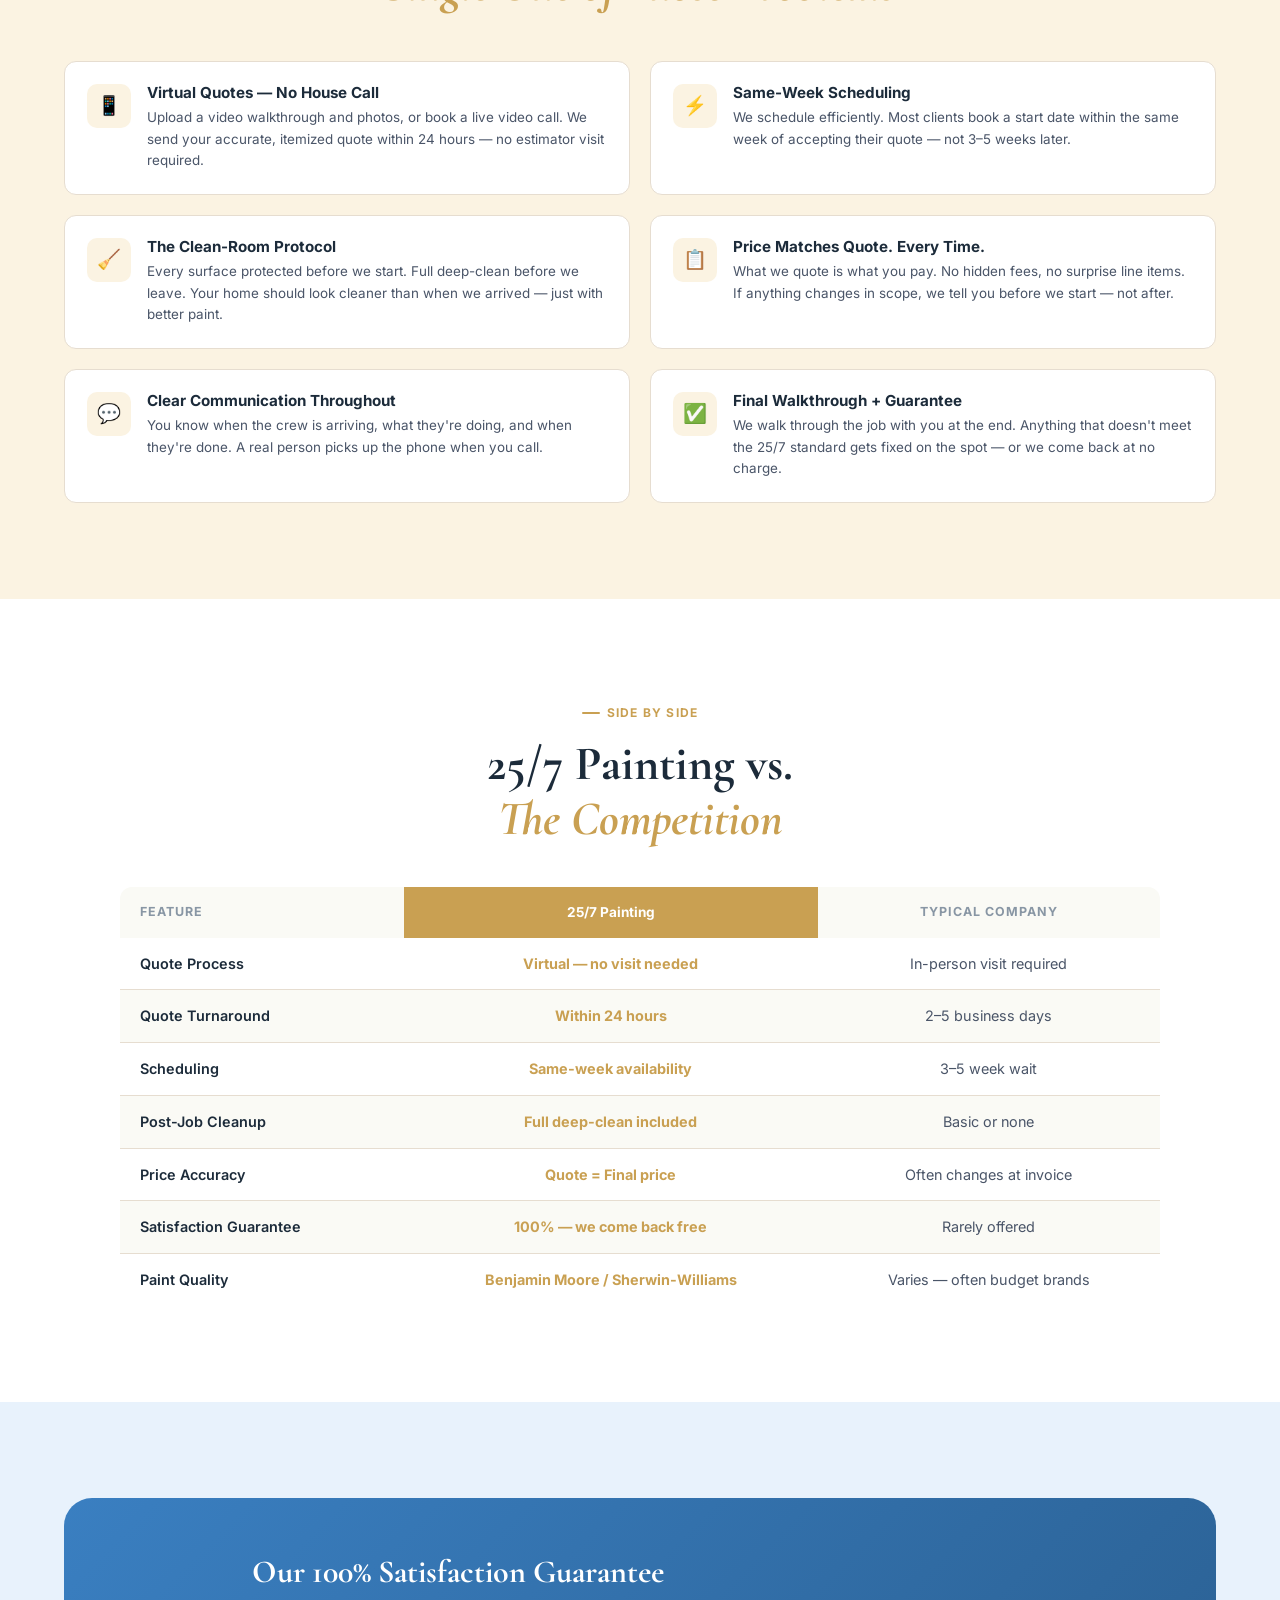
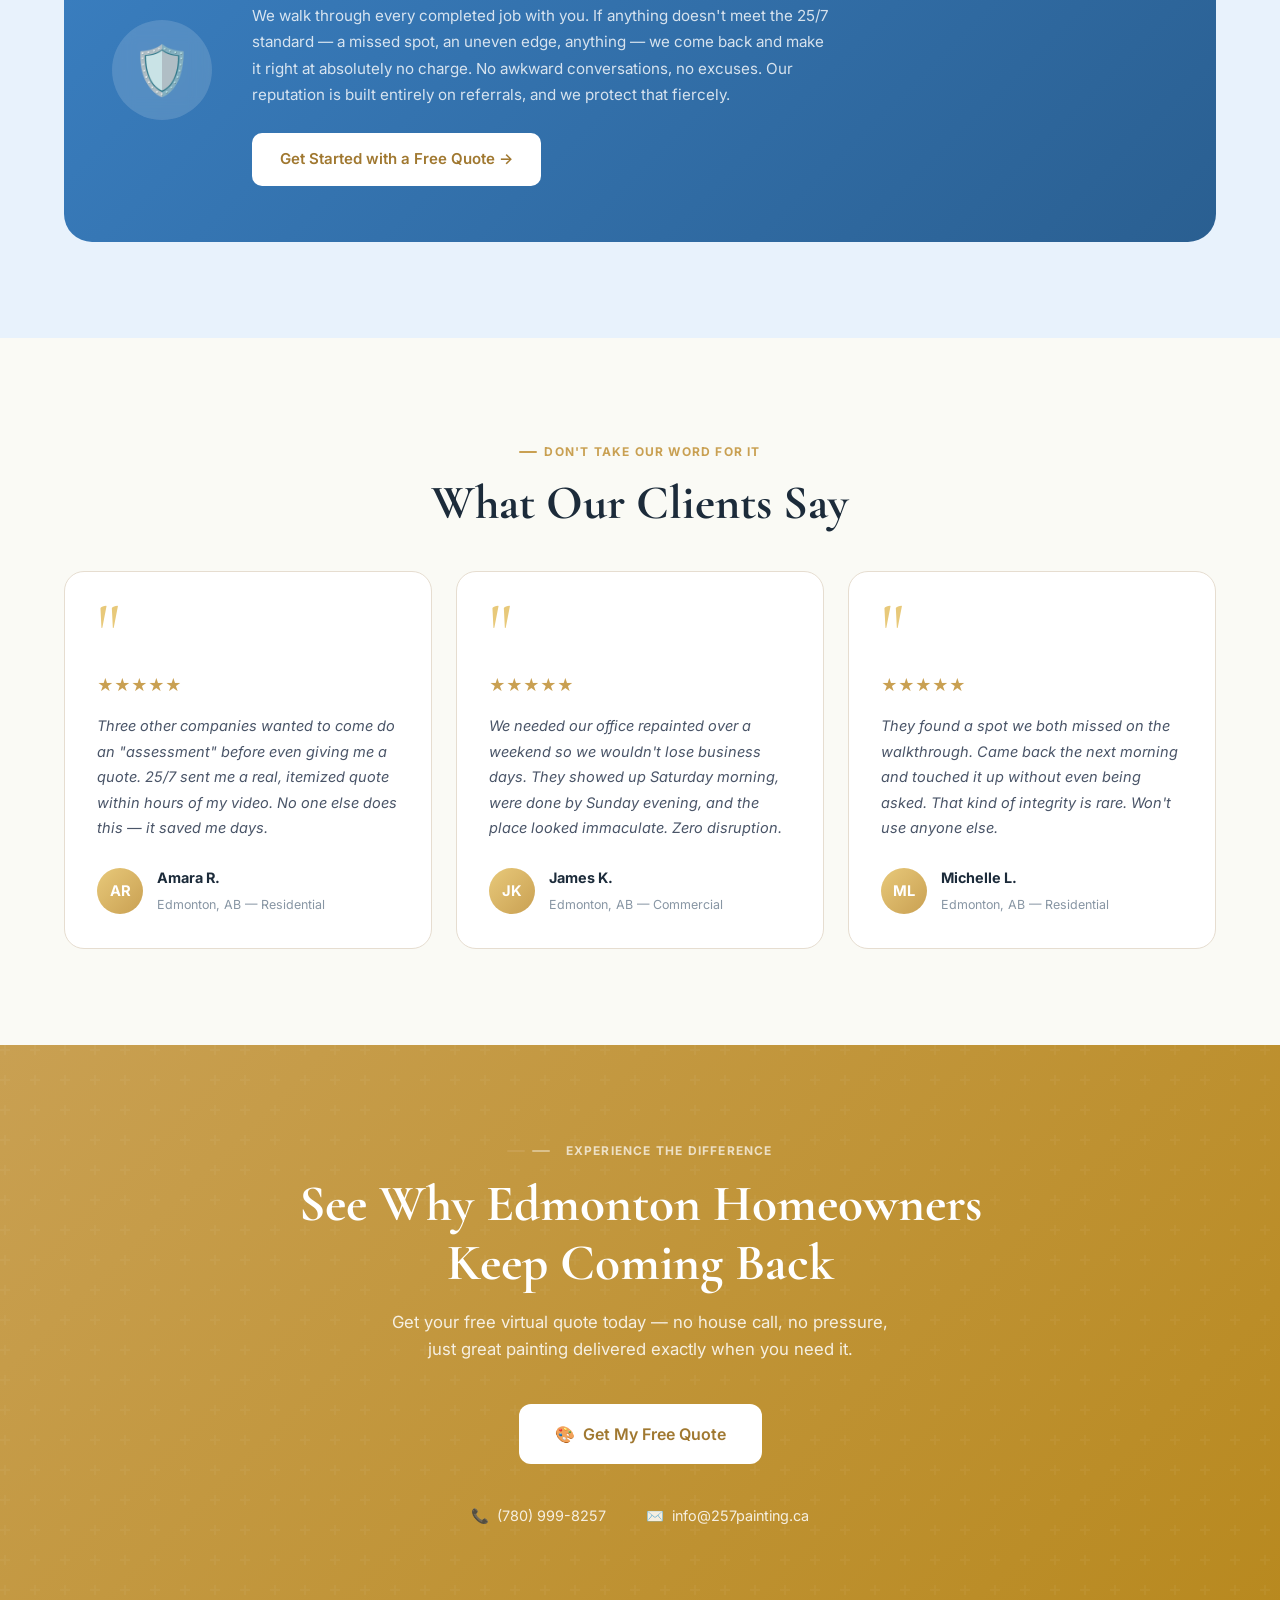
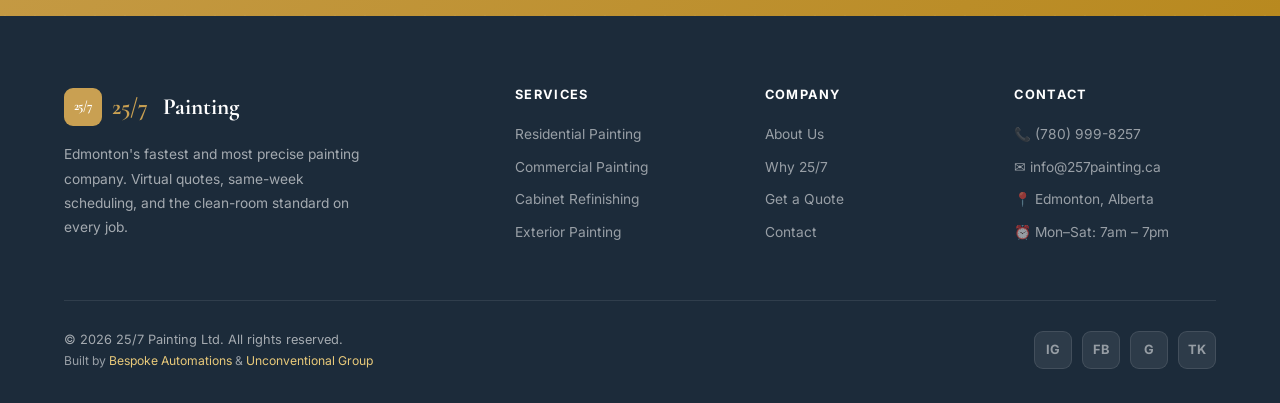
<file: why-us.html>
<!DOCTYPE html>
<html lang="en">
<head>
  <meta charset="UTF-8" />
  <meta name="viewport" content="width=device-width, initial-scale=1.0" />
  <title>Why Choose 25/7 Painting | Edmonton</title>
  <meta name="description" content="Why Edmonton homeowners choose 25/7 Painting — virtual quoting, same-week scheduling, the clean-room standard, and a 100% satisfaction guarantee." />
  <link rel="preconnect" href="https://fonts.googleapis.com" />
  <link rel="preconnect" href="https://fonts.gstatic.com" crossorigin />
  <link href="https://fonts.googleapis.com/css2?family=Cormorant+Garamond:ital,wght@0,400;0,600;0,700;1,400&family=Inter:wght@300;400;500;600;700&display=swap" rel="stylesheet" />
  <link rel="stylesheet" href="css/style.css" />
</head>
<body>
<nav class="nav" id="nav">
  <a href="index.html" class="nav-logo"><div class="nav-logo-badge">25/7</div><span>25/7</span>&nbsp;Painting</a>
  <ul class="nav-links">
    <li><a href="index.html">Home</a></li>
    <li><a href="services.html">Services</a></li>
    <li><a href="about.html">About</a></li>
    <li><a href="why-us.html" class="active">Why 25/7</a></li>
    <li><a href="contact.html">Contact</a></li>
    <li><a href="quote.html" class="nav-cta">Get Free Quote</a></li>
  </ul>
  <button class="hamburger" id="hamburger" aria-label="Menu"><span></span><span></span><span></span></button>
</nav>
<div class="mobile-menu" id="mobileMenu">
  <a href="index.html">Home</a><a href="services.html">Services</a><a href="about.html">About</a>
  <a href="why-us.html">Why 25/7</a><a href="contact.html">Contact</a>
  <a href="quote.html" class="mobile-cta">Get Free Quote</a>
</div>

<div class="page-wrap">

  <!-- PAGE HERO -->
  <div class="page-hero">
    <div class="page-hero-breadcrumb"><a href="index.html">Home</a><span>/</span> Why 25/7</div>
    <div class="tag">The 25/7 Difference</div>
    <h1>Why Edmonton Chooses<br><em style="color:var(--gold);font-style:italic">25/7 Painting</em></h1>
    <p>We didn't just build another painting company. We rebuilt the entire experience — from the first quote to the final walkthrough — because the old way wasn't good enough.</p>
  </div>

  <!-- THE PROBLEM -->
  <section class="section">
    <div class="container-md">
      <div class="centered" style="margin-bottom:40px">
        <div class="tag reveal">The Old Way</div>
        <h2 class="section-title reveal" style="transition-delay:.1s">What Was Wrong with<br><em style="color:var(--gold);font-style:italic">Traditional Painting Companies</em></h2>
      </div>
      <div class="problem-box reveal" style="transition-delay:.15s">
        <div style="display:grid;grid-template-columns:1fr 1fr;gap:20px">
          <div style="display:flex;gap:12px;align-items:flex-start">
            <span style="font-size:1.3rem;margin-top:2px">⏳</span>
            <div><strong style="display:block;margin-bottom:4px;font-size:.92rem">Slow Quotes</strong><span style="font-size:.85rem;color:var(--text-mid)">Wait days for an estimator to visit, then wait days more for the quote to arrive.</span></div>
          </div>
          <div style="display:flex;gap:12px;align-items:flex-start">
            <span style="font-size:1.3rem;margin-top:2px">🗓️</span>
            <div><strong style="display:block;margin-bottom:4px;font-size:.92rem">Weeks-Long Wait Times</strong><span style="font-size:.85rem;color:var(--text-mid)">Book a crew and wait 3–5 weeks before anyone shows up to start.</span></div>
          </div>
          <div style="display:flex;gap:12px;align-items:flex-start">
            <span style="font-size:1.3rem;margin-top:2px">🧹</span>
            <div><strong style="display:block;margin-bottom:4px;font-size:.92rem">Messy Crews</strong><span style="font-size:.85rem;color:var(--text-mid)">Paint on the floors, dust everywhere, furniture moved and never put back.</span></div>
          </div>
          <div style="display:flex;gap:12px;align-items:flex-start">
            <span style="font-size:1.3rem;margin-top:2px">💸</span>
            <div><strong style="display:block;margin-bottom:4px;font-size:.92rem">Surprise Charges</strong><span style="font-size:.85rem;color:var(--text-mid)">Final invoices that don't match the quote you were given.</span></div>
          </div>
          <div style="display:flex;gap:12px;align-items:flex-start">
            <span style="font-size:1.3rem;margin-top:2px">📵</span>
            <div><strong style="display:block;margin-bottom:4px;font-size:.92rem">Poor Communication</strong><span style="font-size:.85rem;color:var(--text-mid)">Crew shows up late or not at all, and nobody picks up the phone.</span></div>
          </div>
          <div style="display:flex;gap:12px;align-items:flex-start">
            <span style="font-size:1.3rem;margin-top:2px">🚫</span>
            <div><strong style="display:block;margin-bottom:4px;font-size:.92rem">No Guarantee</strong><span style="font-size:.85span;color:var(--text-mid)">Spots missed, drips left — and no accountability after payment.</span></div>
          </div>
        </div>
      </div>
    </div>
  </section>

  <!-- OUR SOLUTION -->
  <section class="section" style="background:var(--gold-light)">
    <div class="container">
      <div class="centered" style="margin-bottom:48px">
        <div class="tag reveal">The 25/7 Way</div>
        <h2 class="section-title reveal" style="transition-delay:.1s">How We Fixed Every<br><em style="color:var(--gold);font-style:italic">Single One of Those Problems</em></h2>
      </div>
      <div class="solution-grid stagger">
        <div class="solution-item reveal">
          <div class="sol-icon">📱</div>
          <div>
            <h4>Virtual Quotes — No House Call</h4>
            <p>Upload a video walkthrough and photos, or book a live video call. We send your accurate, itemized quote within 24 hours — no estimator visit required.</p>
          </div>
        </div>
        <div class="solution-item reveal">
          <div class="sol-icon">⚡</div>
          <div>
            <h4>Same-Week Scheduling</h4>
            <p>We schedule efficiently. Most clients book a start date within the same week of accepting their quote — not 3–5 weeks later.</p>
          </div>
        </div>
        <div class="solution-item reveal">
          <div class="sol-icon">🧹</div>
          <div>
            <h4>The Clean-Room Protocol</h4>
            <p>Every surface protected before we start. Full deep-clean before we leave. Your home should look cleaner than when we arrived — just with better paint.</p>
          </div>
        </div>
        <div class="solution-item reveal">
          <div class="sol-icon">📋</div>
          <div>
            <h4>Price Matches Quote. Every Time.</h4>
            <p>What we quote is what you pay. No hidden fees, no surprise line items. If anything changes in scope, we tell you before we start — not after.</p>
          </div>
        </div>
        <div class="solution-item reveal">
          <div class="sol-icon">💬</div>
          <div>
            <h4>Clear Communication Throughout</h4>
            <p>You know when the crew is arriving, what they're doing, and when they're done. A real person picks up the phone when you call.</p>
          </div>
        </div>
        <div class="solution-item reveal">
          <div class="sol-icon">✅</div>
          <div>
            <h4>Final Walkthrough + Guarantee</h4>
            <p>We walk through the job with you at the end. Anything that doesn't meet the 25/7 standard gets fixed on the spot — or we come back at no charge.</p>
          </div>
        </div>
      </div>
    </div>
  </section>

  <!-- COMPARISON TABLE -->
  <section class="section">
    <div class="container-md">
      <div class="centered" style="margin-bottom:40px">
        <div class="tag reveal">Side by Side</div>
        <h2 class="section-title reveal" style="transition-delay:.1s">25/7 Painting vs.<br><em style="color:var(--gold);font-style:italic">The Competition</em></h2>
      </div>
      <div class="reveal" style="transition-delay:.15s;overflow-x:auto">
        <table style="width:100%;border-collapse:collapse;font-size:.9rem">
          <thead>
            <tr>
              <th style="text-align:left;padding:14px 20px;background:var(--cream);border-radius:12px 0 0 0;font-size:.78rem;text-transform:uppercase;letter-spacing:.08em;color:var(--text-light)">Feature</th>
              <th style="padding:14px 20px;background:var(--gold);color:#fff;font-size:.85rem;font-weight:700;text-align:center">25/7 Painting</th>
              <th style="padding:14px 20px;background:var(--cream);border-radius:0 12px 0 0;font-size:.78rem;text-transform:uppercase;letter-spacing:.08em;color:var(--text-light);text-align:center">Typical Company</th>
            </tr>
          </thead>
          <tbody>
            <tr style="border-bottom:1px solid var(--border)">
              <td style="padding:14px 20px;font-weight:600;color:var(--text)">Quote Process</td>
              <td style="padding:14px 20px;text-align:center;color:var(--gold);font-weight:700">Virtual — no visit needed</td>
              <td style="padding:14px 20px;text-align:center;color:var(--text-mid)">In-person visit required</td>
            </tr>
            <tr style="border-bottom:1px solid var(--border);background:var(--cream)">
              <td style="padding:14px 20px;font-weight:600;color:var(--text)">Quote Turnaround</td>
              <td style="padding:14px 20px;text-align:center;color:var(--gold);font-weight:700">Within 24 hours</td>
              <td style="padding:14px 20px;text-align:center;color:var(--text-mid)">2–5 business days</td>
            </tr>
            <tr style="border-bottom:1px solid var(--border)">
              <td style="padding:14px 20px;font-weight:600;color:var(--text)">Scheduling</td>
              <td style="padding:14px 20px;text-align:center;color:var(--gold);font-weight:700">Same-week availability</td>
              <td style="padding:14px 20px;text-align:center;color:var(--text-mid)">3–5 week wait</td>
            </tr>
            <tr style="border-bottom:1px solid var(--border);background:var(--cream)">
              <td style="padding:14px 20px;font-weight:600;color:var(--text)">Post-Job Cleanup</td>
              <td style="padding:14px 20px;text-align:center;color:var(--gold);font-weight:700">Full deep-clean included</td>
              <td style="padding:14px 20px;text-align:center;color:var(--text-mid)">Basic or none</td>
            </tr>
            <tr style="border-bottom:1px solid var(--border)">
              <td style="padding:14px 20px;font-weight:600;color:var(--text)">Price Accuracy</td>
              <td style="padding:14px 20px;text-align:center;color:var(--gold);font-weight:700">Quote = Final price</td>
              <td style="padding:14px 20px;text-align:center;color:var(--text-mid)">Often changes at invoice</td>
            </tr>
            <tr style="border-bottom:1px solid var(--border);background:var(--cream)">
              <td style="padding:14px 20px;font-weight:600;color:var(--text)">Satisfaction Guarantee</td>
              <td style="padding:14px 20px;text-align:center;color:var(--gold);font-weight:700">100% — we come back free</td>
              <td style="padding:14px 20px;text-align:center;color:var(--text-mid)">Rarely offered</td>
            </tr>
            <tr>
              <td style="padding:14px 20px;font-weight:600;color:var(--text)">Paint Quality</td>
              <td style="padding:14px 20px;text-align:center;color:var(--gold);font-weight:700">Benjamin Moore / Sherwin-Williams</td>
              <td style="padding:14px 20px;text-align:center;color:var(--text-mid)">Varies — often budget brands</td>
            </tr>
          </tbody>
        </table>
      </div>
    </div>
  </section>

  <!-- GUARANTEE -->
  <section class="section" style="background:var(--blue-light)">
    <div class="container">
      <div class="guarantee-banner reveal">
        <div class="guarantee-shield">🛡️</div>
        <div>
          <h3>Our 100% Satisfaction Guarantee</h3>
          <p>We walk through every completed job with you. If anything doesn't meet the 25/7 standard — a missed spot, an uneven edge, anything — we come back and make it right at absolutely no charge. No awkward conversations, no excuses. Our reputation is built entirely on referrals, and we protect that fiercely.</p>
          <a href="quote.html" class="btn btn-white" style="margin-top:24px">Get Started with a Free Quote →</a>
        </div>
      </div>
    </div>
  </section>

  <!-- TESTIMONIALS -->
  <section class="section" style="background:var(--cream)">
    <div class="container">
      <div class="centered" style="margin-bottom:40px">
        <div class="tag reveal">Don't Take Our Word for It</div>
        <h2 class="section-title reveal" style="transition-delay:.1s">What Our Clients Say</h2>
      </div>
      <div class="testi-grid stagger">
        <div class="testi-card reveal">
          <div class="testi-quote-mark">"</div>
          <div class="testi-stars">★★★★★</div>
          <p class="testi-text">Three other companies wanted to come do an "assessment" before even giving me a quote. 25/7 sent me a real, itemized quote within hours of my video. No one else does this — it saved me days.</p>
          <div class="testi-author"><div class="testi-avatar">AR</div><div class="testi-info"><strong>Amara R.</strong><span>Edmonton, AB — Residential</span></div></div>
        </div>
        <div class="testi-card reveal" style="transition-delay:.1s">
          <div class="testi-quote-mark">"</div>
          <div class="testi-stars">★★★★★</div>
          <p class="testi-text">We needed our office repainted over a weekend so we wouldn't lose business days. They showed up Saturday morning, were done by Sunday evening, and the place looked immaculate. Zero disruption.</p>
          <div class="testi-author"><div class="testi-avatar">JK</div><div class="testi-info"><strong>James K.</strong><span>Edmonton, AB — Commercial</span></div></div>
        </div>
        <div class="testi-card reveal" style="transition-delay:.2s">
          <div class="testi-quote-mark">"</div>
          <div class="testi-stars">★★★★★</div>
          <p class="testi-text">They found a spot we both missed on the walkthrough. Came back the next morning and touched it up without even being asked. That kind of integrity is rare. Won't use anyone else.</p>
          <div class="testi-author"><div class="testi-avatar">ML</div><div class="testi-info"><strong>Michelle L.</strong><span>Edmonton, AB — Residential</span></div></div>
        </div>
      </div>
    </div>
  </section>

  <!-- GOLD BANNER -->
  <div class="gold-banner">
    <div class="tag reveal" style="color:rgba(255,255,255,.7);justify-content:center"><span style="background:rgba(255,255,255,.4);width:18px;height:2px;border-radius:1px"></span>&nbsp; Experience the Difference</div>
    <h2 class="reveal" style="transition-delay:.1s">See Why Edmonton Homeowners<br>Keep Coming Back</h2>
    <p class="reveal" style="transition-delay:.2s">Get your free virtual quote today — no house call, no pressure, just great painting delivered exactly when you need it.</p>
    <a href="quote.html" class="btn btn-white btn-lg reveal" style="transition-delay:.3s">🎨 &nbsp;Get My Free Quote</a>
    <div class="gold-banner-contact reveal" style="transition-delay:.4s">
      <a href="tel:+17809998257">📞 &nbsp;(780) 999-8257</a>
      <a href="mailto:info@257painting.ca">✉️ &nbsp;info@257painting.ca</a>
    </div>
  </div>

  <footer class="footer">
    <div class="footer-grid">
      <div class="footer-brand">
        <a href="index.html" class="nav-logo"><div class="nav-logo-badge">25/7</div><span>25/7</span>&nbsp;Painting</a>
        <p>Edmonton's fastest and most precise painting company. Virtual quotes, same-week scheduling, and the clean-room standard on every job.</p>
      </div>
      <div class="footer-col"><h5>Services</h5><ul>
        <li><a href="services.html">Residential Painting</a></li>
        <li><a href="services.html">Commercial Painting</a></li>
        <li><a href="services.html">Cabinet Refinishing</a></li>
        <li><a href="services.html">Exterior Painting</a></li>
      </ul></div>
      <div class="footer-col"><h5>Company</h5><ul>
        <li><a href="about.html">About Us</a></li>
        <li><a href="why-us.html">Why 25/7</a></li>
        <li><a href="quote.html">Get a Quote</a></li>
        <li><a href="contact.html">Contact</a></li>
      </ul></div>
      <div class="footer-col"><h5>Contact</h5><ul>
        <li><a href="tel:+17809998257">📞 (780) 999-8257</a></li>
        <li><a href="mailto:info@257painting.ca">✉ info@257painting.ca</a></li>
        <li><a href="#">📍 Edmonton, Alberta</a></li>
        <li><a href="#">⏰ Mon–Sat: 7am – 7pm</a></li>
      </ul></div>
    </div>
    <div class="footer-bottom">
      <p>© 2026 25/7 Painting Ltd. All rights reserved.<br><span style="font-size:.76rem;color:rgba(255,255,255,.55)">Built by <a href="https://bespokeautomations.ca" target="_blank" rel="noopener" style="color:var(--gold-mid);text-decoration:none;transition:color .2s" onmouseover="this.style.color='#E8C97A'" onmouseout="this.style.color='var(--gold-mid)'">Bespoke Automations</a> &amp; <a href="https://unconventionalgroup.ca" target="_blank" rel="noopener" style="color:var(--gold-mid);text-decoration:none;transition:color .2s" onmouseover="this.style.color='#E8C97A'" onmouseout="this.style.color='var(--gold-mid)'">Unconventional Group</a></span></p>
      <div class="footer-socials">
        <a href="#" class="social-btn">IG</a><a href="#" class="social-btn">FB</a>
        <a href="#" class="social-btn">G</a><a href="#" class="social-btn">TK</a>
      </div>
    </div>
  </footer>

</div>
<script src="js/main.js"></script>
</body>
</html>
</file>
<file: css/style.css>
/* ============================================================
   25/7 PAINTING — SHARED STYLESHEET
   ============================================================ */

*, *::before, *::after { box-sizing: border-box; margin: 0; padding: 0; }

:root {
  --gold:        #C9A052;
  --gold-dark:   #A07830;
  --gold-light:  #FBF3E2;
  --gold-mid:    #E8C97A;
  --blue:        #3A7FC1;
  --blue-dark:   #2A5F91;
  --blue-light:  #E8F2FC;
  --blue-mid:    #6BAED6;
  --cream:       #FAFAF5;
  --off-white:   #F5F4F0;
  --white:       #FFFFFF;
  --text:        #1C2B3A;
  --text-mid:    #4A5568;
  --text-light:  #8896A4;
  --border:      #E6DDD0;
  --shadow-sm:   0 2px 12px rgba(28,43,58,.07);
  --shadow:      0 6px 28px rgba(28,43,58,.10);
  --shadow-lg:   0 16px 56px rgba(28,43,58,.14);
  --shadow-xl:   0 24px 80px rgba(28,43,58,.18);
  --r:           12px;
  --r-lg:        20px;
  --r-xl:        28px;
}

html { scroll-behavior: smooth; font-size: 16px; }
body {
  font-family: 'Inter', sans-serif;
  color: var(--text);
  background: var(--white);
  line-height: 1.65;
  overflow-x: hidden;
}
h1,h2,h3,h4,h5 {
  font-family: 'Cormorant Garamond', serif;
  line-height: 1.15;
  color: var(--text);
}
img { max-width: 100%; display: block; }
a { color: inherit; text-decoration: none; }
button { font-family: 'Inter', sans-serif; }

/* ── SCROLLBAR ── */
::-webkit-scrollbar { width: 6px; }
::-webkit-scrollbar-track { background: var(--cream); }
::-webkit-scrollbar-thumb { background: var(--gold); border-radius: 3px; }

/* ============================================================
   KEYFRAME ANIMATIONS
   ============================================================ */
@keyframes fadeUp {
  from { opacity: 0; transform: translateY(40px); }
  to   { opacity: 1; transform: translateY(0); }
}
@keyframes fadeIn {
  from { opacity: 0; }
  to   { opacity: 1; }
}
@keyframes slideRight {
  from { opacity: 0; transform: translateX(-50px); }
  to   { opacity: 1; transform: translateX(0); }
}
@keyframes slideLeft {
  from { opacity: 0; transform: translateX(50px); }
  to   { opacity: 1; transform: translateX(0); }
}
@keyframes scaleIn {
  from { opacity: 0; transform: scale(.92); }
  to   { opacity: 1; transform: scale(1); }
}
@keyframes float {
  0%,100% { transform: translateY(0px); }
  50%      { transform: translateY(-14px); }
}
@keyframes float2 {
  0%,100% { transform: translateY(0px) rotate(-2deg); }
  50%      { transform: translateY(-10px) rotate(2deg); }
}
@keyframes marquee {
  from { transform: translateX(0); }
  to   { transform: translateX(-50%); }
}
@keyframes paintStroke {
  from { transform: scaleX(0); transform-origin: left center; }
  to   { transform: scaleX(1); transform-origin: left center; }
}
@keyframes pulse {
  0%,100% { box-shadow: 0 0 0 0 rgba(201,160,82,.45); }
  60%      { box-shadow: 0 0 0 18px rgba(201,160,82,0); }
}
@keyframes shimmer {
  0%   { background-position: -200% center; }
  100% { background-position:  200% center; }
}
@keyframes spin {
  from { transform: rotate(0deg); }
  to   { transform: rotate(360deg); }
}
@keyframes navDrop {
  from { opacity: 0; transform: translateY(-20px); }
  to   { opacity: 1; transform: translateY(0); }
}
@keyframes heroWord {
  from { opacity: 0; transform: translateY(24px); filter: blur(4px); }
  to   { opacity: 1; transform: translateY(0); filter: blur(0); }
}

/* ============================================================
   SCROLL REVEAL CLASSES  (toggled by IntersectionObserver)
   ============================================================ */
.reveal            { opacity: 0; transform: translateY(36px); transition: opacity .7s ease, transform .7s ease; }
.reveal.slide-r    { transform: translateX(-40px); }
.reveal.slide-l    { transform: translateX(40px); }
.reveal.scale      { transform: scale(.93); }
.reveal.visible    { opacity: 1; transform: none; }

.stagger .reveal:nth-child(1) { transition-delay: .05s; }
.stagger .reveal:nth-child(2) { transition-delay: .15s; }
.stagger .reveal:nth-child(3) { transition-delay: .25s; }
.stagger .reveal:nth-child(4) { transition-delay: .35s; }
.stagger .reveal:nth-child(5) { transition-delay: .45s; }
.stagger .reveal:nth-child(6) { transition-delay: .55s; }

/* ============================================================
   NAVIGATION
   ============================================================ */
.nav {
  position: fixed; top: 0; left: 0; right: 0; z-index: 200;
  height: 72px;
  display: flex; align-items: center; justify-content: space-between;
  padding: 0 5%;
  background: rgba(250,250,245,.92);
  backdrop-filter: blur(16px) saturate(1.4);
  border-bottom: 1px solid transparent;
  transition: border-color .3s, box-shadow .3s, background .3s;
  animation: navDrop .6s ease both;
}
.nav.scrolled {
  border-color: var(--border);
  box-shadow: var(--shadow-sm);
  background: rgba(250,250,245,.97);
}

/* ── Transparent nav (homepage over dark hero) ── */
.nav-transparent {
  background: transparent !important;
  border-bottom-color: rgba(255,255,255,.1) !important;
  box-shadow: none !important;
}
.nav-transparent .nav-logo { color: #fff; }
.nav-transparent .nav-logo span { color: var(--gold-mid); }
.nav-transparent .nav-logo-badge { background: var(--gold); }
.nav-transparent .nav-links a { color: rgba(255,255,255,.82); }
.nav-transparent .nav-links a:hover, .nav-transparent .nav-links a.active {
  color: #fff; background: rgba(255,255,255,.1);
}
.nav-transparent .nav-links a.active { color: var(--gold-mid); }
.nav-transparent .hamburger span { background: #fff; }
.nav-transparent.scrolled {
  background: rgba(250,250,245,.97) !important;
  border-bottom-color: var(--border) !important;
}
.nav-transparent.scrolled .nav-logo { color: var(--text); }
.nav-transparent.scrolled .nav-logo span { color: var(--gold); }
.nav-transparent.scrolled .nav-links a { color: var(--text-mid); }
.nav-transparent.scrolled .nav-links a:hover { background: var(--gold-light); color: var(--gold); }
.nav-transparent.scrolled .hamburger span { background: var(--text); }
.nav-logo {
  display: flex; align-items: center; gap: 10px;
  font-family: 'Cormorant Garamond', serif;
  font-size: 1.45rem; font-weight: 700; color: var(--text);
}
.nav-logo-badge {
  width: 38px; height: 38px; background: var(--gold);
  border-radius: 9px; display: flex; align-items: center; justify-content: center;
  color: #fff; font-size: .82rem; font-weight: 800; letter-spacing: -.5px;
  flex-shrink: 0;
}
.nav-logo span { color: var(--gold); }

.nav-links {
  display: flex; align-items: center; gap: 6px; list-style: none;
}
.nav-links a {
  padding: 8px 14px; border-radius: 8px;
  font-size: .875rem; font-weight: 500; color: var(--text-mid);
  transition: color .2s, background .2s;
}
.nav-links a:hover, .nav-links a.active { color: var(--gold); background: var(--gold-light); }
.nav-cta {
  background: var(--gold); color: #fff !important;
  padding: 10px 22px !important; border-radius: 9px !important;
  font-weight: 600 !important; font-size: .88rem !important;
  transition: background .2s, transform .15s, box-shadow .2s !important;
  animation: pulse 2.5s ease 2s infinite;
}
.nav-cta:hover { background: var(--gold-dark) !important; transform: translateY(-1px); box-shadow: 0 6px 20px rgba(201,160,82,.35) !important; animation: none !important; }

.hamburger {
  display: none; flex-direction: column; gap: 5px;
  cursor: pointer; padding: 6px; border: none; background: none;
}
.hamburger span {
  width: 24px; height: 2px; background: var(--text);
  border-radius: 2px; transition: all .3s;
}
.hamburger.open span:nth-child(1) { transform: translateY(7px) rotate(45deg); }
.hamburger.open span:nth-child(2) { opacity: 0; transform: scaleX(0); }
.hamburger.open span:nth-child(3) { transform: translateY(-7px) rotate(-45deg); }

.mobile-menu {
  display: none; position: fixed;
  inset: 72px 0 0; background: var(--white); z-index: 190;
  padding: 32px 6%; flex-direction: column; gap: 8px;
  border-top: 1px solid var(--border);
  overflow-y: auto;
}
.mobile-menu.open { display: flex; animation: fadeIn .25s ease; }
.mobile-menu a {
  padding: 14px 16px; border-radius: 10px;
  font-size: 1.05rem; font-weight: 500; color: var(--text-mid);
  border: 1px solid transparent; transition: all .2s;
}
.mobile-menu a:hover { color: var(--gold); background: var(--gold-light); border-color: var(--border); }
.mobile-menu .mobile-cta {
  margin-top: 16px;
  background: var(--gold); color: #fff !important;
  text-align: center; border-radius: 12px !important;
  font-size: 1rem !important; font-weight: 700 !important; padding: 16px !important;
}

/* ============================================================
   BUTTONS
   ============================================================ */
.btn {
  display: inline-flex; align-items: center; gap: 8px;
  padding: 14px 28px; border-radius: 10px;
  font-size: .94rem; font-weight: 600; font-family: 'Inter', sans-serif;
  cursor: pointer; border: none; text-decoration: none;
  transition: all .22s; white-space: nowrap;
}
.btn-gold {
  background: var(--gold); color: #fff;
}
.btn-gold:hover { background: var(--gold-dark); transform: translateY(-2px); box-shadow: 0 10px 28px rgba(201,160,82,.38); }

.btn-outline-gold {
  background: transparent; color: var(--gold);
  border: 2px solid var(--gold);
}
.btn-outline-gold:hover { background: var(--gold-light); transform: translateY(-2px); }

.btn-blue {
  background: var(--blue); color: #fff;
}
.btn-blue:hover { background: var(--blue-dark); transform: translateY(-2px); box-shadow: 0 10px 28px rgba(58,127,193,.3); }

.btn-outline-blue {
  background: transparent; color: var(--blue);
  border: 2px solid var(--blue);
}
.btn-outline-blue:hover { background: var(--blue-light); transform: translateY(-2px); }

.btn-white {
  background: #fff; color: var(--gold-dark);
}
.btn-white:hover { transform: translateY(-2px); box-shadow: 0 12px 32px rgba(0,0,0,.18); }

.btn-lg { padding: 17px 36px; font-size: 1rem; border-radius: 12px; }
.btn-sm { padding: 10px 20px; font-size: .83rem; border-radius: 8px; }

/* ============================================================
   PAGE SCAFFOLD
   ============================================================ */
.page-wrap { padding-top: 72px; }

.section { padding: 96px 5%; }
.section-sm { padding: 64px 5%; }
.section-lg { padding: 120px 5%; }

.container { max-width: 1200px; margin: 0 auto; }
.container-sm { max-width: 820px; margin: 0 auto; }
.container-md { max-width: 1040px; margin: 0 auto; }

.tag {
  display: inline-flex; align-items: center; gap: 7px;
  font-size: .75rem; font-weight: 700; text-transform: uppercase;
  letter-spacing: .1em; color: var(--gold); margin-bottom: 14px;
}
.tag::before {
  content: ''; width: 18px; height: 2px;
  background: var(--gold); border-radius: 1px;
}

.section-title {
  font-size: clamp(2rem, 3.8vw, 3rem);
  font-weight: 700; margin-bottom: 18px;
}
.section-sub {
  font-size: 1.05rem; color: var(--text-mid);
  max-width: 580px; line-height: 1.75;
}
.centered { text-align: center; }
.centered .section-sub, .centered .tag { margin-left: auto; margin-right: auto; }
.centered .section-sub { max-width: 600px; }

/* Gold text gradient */
.text-gold { color: var(--gold); }
.text-gradient {
  background: linear-gradient(135deg, var(--gold) 0%, #E8A040 50%, var(--gold-dark) 100%);
  -webkit-background-clip: text; -webkit-text-fill-color: transparent;
  background-clip: text;
}

/* Divider */
.divider {
  width: 48px; height: 3px; border-radius: 2px;
  background: var(--gold); margin: 20px 0;
}
.divider.center { margin: 20px auto; }

/* ============================================================
   HERO — HOMEPAGE (full-bleed photo)
   ============================================================ */
.hero {
  min-height: 100vh;
  display: flex; align-items: center;
  padding: 140px 5% 120px;
  position: relative; overflow: hidden;
}

.hero-bg {
  position: absolute; inset: 0; z-index: 0;
}
.hero-bg img {
  width: 100%; height: 100%;
  object-fit: cover; object-position: center 35%;
}
.hero-bg::after {
  content: '';
  position: absolute; inset: 0;
  background: linear-gradient(
    108deg,
    rgba(10,18,28,0.92) 0%,
    rgba(14,26,42,0.76) 50%,
    rgba(14,26,42,0.40) 100%
  );
}

.hero-content {
  position: relative; z-index: 2;
  max-width: 780px;
}

.hero-eyebrow {
  display: inline-flex; align-items: center; gap: 8px;
  background: rgba(201,160,82,.15); border: 1px solid rgba(201,160,82,.38);
  color: var(--gold-mid); padding: 7px 18px; border-radius: 100px;
  font-size: .76rem; font-weight: 700; text-transform: uppercase;
  letter-spacing: .1em; margin-bottom: 28px;
  animation: fadeUp .6s ease .1s both;
}
.hero-eyebrow-dot {
  width: 7px; height: 7px; background: var(--gold);
  border-radius: 50%; animation: pulse 2s infinite;
}

.hero-h1 {
  font-size: clamp(3.4rem, 6vw, 5.4rem);
  font-weight: 700; line-height: 1.04;
  margin-bottom: 26px; color: #fff;
}
.hero-h1 .word {
  display: inline-block;
  animation: heroWord .7s ease both;
  margin-right: 0.24em;
}
.hero-h1 br + .word { margin-right: 0.24em; }
.hero-h1 .word:nth-child(1) { animation-delay: .2s; }
.hero-h1 .word:nth-child(2) { animation-delay: .32s; }
.hero-h1 .word:nth-child(3) { animation-delay: .44s; }
.hero-h1 .word:nth-child(4) { animation-delay: .56s; }
.hero-h1 .word:nth-child(5) { animation-delay: .68s; }
.hero-h1 .word:nth-child(6) { animation-delay: .80s; }
.hero-h1 .word:nth-child(7) { animation-delay: .92s; }

.hero-h1 .highlight {
  position: relative; color: var(--gold-mid); display: inline-block;
}
.hero-h1 .highlight::after {
  content: '';
  position: absolute; bottom: 4px; left: 0; right: 0; height: 3px;
  background: var(--gold); border-radius: 2px; z-index: -1;
  animation: paintStroke 1s ease 1.2s both;
}

.hero-sub {
  font-size: 1.12rem; color: rgba(255,255,255,.76);
  max-width: 540px; margin-bottom: 44px; line-height: 1.78;
  animation: fadeUp .7s ease .9s both;
}

.hero-ctas {
  display: flex; gap: 16px; flex-wrap: wrap; margin-bottom: 56px;
  animation: fadeUp .7s ease 1.05s both;
}

.hero-social-proof {
  display: flex; align-items: center; gap: 22px; flex-wrap: wrap;
  animation: fadeUp .7s ease 1.2s both;
}
.hero-stars { color: var(--gold-mid); font-size: 1rem; letter-spacing: 2px; }
.hero-proof-text { font-size: .83rem; color: rgba(255,255,255,.6); }
.hero-proof-divider { width: 1px; height: 20px; background: rgba(255,255,255,.2); }

/* Floating stat cards bottom-right */
.hero-stats {
  position: absolute; right: 5%; bottom: 80px; z-index: 3;
  display: flex; flex-direction: column; gap: 12px;
  animation: fadeIn 1s ease 1.4s both;
}
.hero-stat-card {
  background: rgba(255,255,255,.1);
  backdrop-filter: blur(16px) saturate(1.6);
  border: 1px solid rgba(255,255,255,.18);
  border-radius: var(--r); padding: 14px 20px;
  display: flex; align-items: center; gap: 14px;
  min-width: 210px;
}
.hsc-icon {
  width: 40px; height: 40px; border-radius: 10px;
  background: rgba(201,160,82,.22); border: 1px solid rgba(201,160,82,.35);
  display: flex; align-items: center; justify-content: center;
  font-size: 1.1rem; flex-shrink: 0;
}
.hsc-text strong { display: block; font-size: .92rem; font-weight: 700; color: #fff; }
.hsc-text span   { font-size: .73rem; color: rgba(255,255,255,.55); }

/* Scroll indicator */
.hero-scroll {
  position: absolute; bottom: 32px; left: 50%; transform: translateX(-50%);
  z-index: 3; display: flex; flex-direction: column; align-items: center; gap: 8px;
  animation: fadeIn 1s ease 2s both; cursor: pointer;
}
.hero-scroll span { font-size: .68rem; color: rgba(255,255,255,.45); letter-spacing: .12em; text-transform: uppercase; }
.hero-scroll-line {
  width: 1px; height: 44px;
  background: linear-gradient(to bottom, rgba(255,255,255,.5), transparent);
  animation: float 2.2s ease-in-out infinite;
}

/* ============================================================
   MARQUEE TICKER
   ============================================================ */
.marquee-wrap {
  background: var(--gold);
  padding: 14px 0;
  overflow: hidden; white-space: nowrap;
}
.marquee-track {
  display: inline-flex; gap: 0;
  animation: marquee 28s linear infinite;
}
.marquee-track:hover { animation-play-state: paused; }
.marquee-item {
  padding: 0 32px;
  font-size: .82rem; font-weight: 700; text-transform: uppercase;
  letter-spacing: .12em; color: #fff; opacity: .92;
  flex-shrink: 0;
}
.marquee-sep { color: rgba(255,255,255,.4); }

/* ============================================================
   TRUST BAR
   ============================================================ */
.trust-bar {
  background: var(--blue);
  display: flex; justify-content: space-around; align-items: center;
  flex-wrap: wrap; gap: 20px; padding: 32px 5%;
}
.trust-item { display: flex; align-items: center; gap: 14px; color: #fff; }
.trust-icon { font-size: 1.8rem; }
.trust-stat { }
.trust-stat strong {
  display: block; font-family: 'Cormorant Garamond', serif;
  font-size: 2rem; font-weight: 700; line-height: 1;
}
.trust-stat span { font-size: .75rem; opacity: .75; text-transform: uppercase; letter-spacing: .06em; }
.trust-div { width: 1px; height: 48px; background: rgba(255,255,255,.18); }

/* ============================================================
   SECTION — HOW IT WORKS
   ============================================================ */
.steps-wrap { display: grid; grid-template-columns: repeat(3,1fr); gap: 28px; }
.step-card {
  background: #fff;
  border: 1px solid var(--border); border-radius: var(--r-lg);
  padding: 36px 28px; position: relative;
  transition: transform .25s, box-shadow .25s, border-color .25s;
}
.step-card:hover { transform: translateY(-6px); box-shadow: var(--shadow-lg); border-color: var(--gold-mid); }
.step-num {
  font-family: 'Cormorant Garamond', serif;
  font-size: 4rem; font-weight: 700; line-height: 1;
  color: var(--gold-light); position: absolute; top: 20px; right: 24px;
  pointer-events: none; user-select: none;
}
.step-icon-wrap {
  width: 56px; height: 56px; border-radius: 14px;
  display: flex; align-items: center; justify-content: center;
  font-size: 1.6rem; margin-bottom: 20px;
  background: var(--gold-light);
}
.step-card h4 { font-size: 1.15rem; font-family: 'Inter',sans-serif; font-weight: 700; margin-bottom: 10px; }
.step-card p  { font-size: .88rem; color: var(--text-mid); line-height: 1.65; }

/* Connecting dots */
.steps-connector {
  display: grid; grid-template-columns: repeat(3,1fr); gap: 28px;
  margin-bottom: -18px; position: relative; z-index: 2;
  padding: 0 5%;
}
.steps-connector-item {
  display: flex; justify-content: center; align-items: center;
}
.steps-connector-dot {
  width: 10px; height: 10px; background: var(--gold);
  border-radius: 50%; box-shadow: 0 0 0 3px var(--gold-light);
}

/* ============================================================
   SECTION — SERVICES
   ============================================================ */
.services-grid { display: grid; grid-template-columns: repeat(2,1fr); gap: 28px; }
.service-card {
  border-radius: var(--r-lg); overflow: hidden;
  box-shadow: var(--shadow); position: relative;
  transition: transform .28s, box-shadow .28s;
}
.service-card:hover { transform: translateY(-8px); box-shadow: var(--shadow-xl); }

.service-img {
  height: 280px; position: relative; overflow: hidden;
  background: linear-gradient(135deg, var(--blue-light), var(--gold-light));
}
.service-img img {
  width: 100%; height: 100%; object-fit: cover;
  transition: transform .6s ease;
}
.service-card:hover .service-img img { transform: scale(1.06); }
.service-img-overlay {
  position: absolute; inset: 0;
  background: linear-gradient(to top, rgba(28,43,58,.65) 0%, transparent 55%);
}
.service-tag-overlay {
  position: absolute; top: 20px; left: 20px;
  background: rgba(255,255,255,.92); backdrop-filter: blur(8px);
  border-radius: 100px; padding: 6px 14px;
  font-size: .73rem; font-weight: 700; text-transform: uppercase;
  letter-spacing: .07em; color: var(--gold-dark);
}
.service-title-overlay {
  position: absolute; bottom: 0; left: 0; right: 0;
  padding: 24px; color: #fff;
  font-family: 'Cormorant Garamond', serif;
  font-size: 1.9rem; font-weight: 700; line-height: 1.15;
}

.service-body { background: #fff; padding: 28px; }
.service-body p { font-size: .9rem; color: var(--text-mid); margin-bottom: 20px; line-height: 1.7; }
.service-features { list-style: none; display: flex; flex-direction: column; gap: 9px; margin-bottom: 24px; }
.service-features li {
  display: flex; align-items: flex-start; gap: 10px;
  font-size: .87rem; color: var(--text-mid);
}
.check-icon {
  width: 20px; height: 20px; border-radius: 50%;
  background: var(--gold-light); display: flex; align-items: center;
  justify-content: center; font-size: .65rem; color: var(--gold);
  flex-shrink: 0; margin-top: 1px;
}

/* ============================================================
   SECTION — GALLERY
   ============================================================ */
.gallery-grid {
  column-count: 3; column-gap: 16px;
}
.gallery-item {
  break-inside: avoid; margin-bottom: 16px;
  border-radius: var(--r-lg); overflow: hidden;
  position: relative; cursor: pointer;
  box-shadow: var(--shadow-sm);
}
.gallery-item img {
  width: 100%; display: block;
  transition: transform .5s ease;
}
.gallery-item:hover img { transform: scale(1.05); }
.gallery-item-overlay {
  position: absolute; inset: 0;
  background: linear-gradient(to top, rgba(28,43,58,.65) 0%, transparent 50%);
  opacity: 0; transition: opacity .3s;
  display: flex; align-items: flex-end; padding: 20px;
}
.gallery-item:hover .gallery-item-overlay { opacity: 1; }
.gallery-item-label {
  color: #fff; font-size: .85rem; font-weight: 600;
  background: rgba(201,160,82,.9); padding: 6px 12px; border-radius: 6px;
}

/* ============================================================
   SECTION — QUOTE CTA BANNER
   ============================================================ */
.quote-cta-banner {
  background: linear-gradient(135deg, var(--text) 0%, #2C4060 100%);
  padding: 80px 5%;
  display: grid; grid-template-columns: 1fr 1fr; gap: 60px;
  align-items: center;
}
.quote-cta-banner h2 {
  font-size: clamp(2rem, 3.5vw, 2.8rem);
  color: #fff; margin-bottom: 16px;
}
.quote-cta-banner p { color: rgba(255,255,255,.75); font-size: 1rem; line-height: 1.7; }
.quote-options { display: flex; flex-direction: column; gap: 16px; }
.quote-option-btn {
  display: flex; align-items: center; gap: 18px;
  background: rgba(255,255,255,.07); border: 1px solid rgba(255,255,255,.15);
  border-radius: var(--r-lg); padding: 22px 24px;
  cursor: pointer; transition: all .25s; text-decoration: none;
}
.quote-option-btn:hover { background: rgba(255,255,255,.13); border-color: rgba(201,160,82,.6); transform: translateX(4px); }
.qob-icon {
  width: 52px; height: 52px; border-radius: 12px;
  display: flex; align-items: center; justify-content: center;
  font-size: 1.5rem; flex-shrink: 0;
}
.qob-icon.gold { background: rgba(201,160,82,.25); }
.qob-icon.blue { background: rgba(58,127,193,.25); }
.qob-text strong { display: block; color: #fff; font-size: 1rem; font-weight: 600; margin-bottom: 3px; }
.qob-text span   { color: rgba(255,255,255,.6); font-size: .83rem; }
.qob-arrow { margin-left: auto; color: rgba(255,255,255,.4); font-size: 1.2rem; transition: transform .2s; }
.quote-option-btn:hover .qob-arrow { transform: translateX(5px); color: var(--gold); }

/* ============================================================
   SECTION — WHY US
   ============================================================ */
.why-grid { display: grid; grid-template-columns: repeat(4,1fr); gap: 24px; }
.why-card {
  background: #fff; border-radius: var(--r-lg);
  padding: 32px 26px; border: 1px solid var(--border);
  transition: transform .25s, box-shadow .25s, border-color .25s;
}
.why-card:hover { transform: translateY(-6px); box-shadow: var(--shadow-lg); border-color: var(--gold-mid); }
.why-icon {
  width: 52px; height: 52px; border-radius: 13px;
  display: flex; align-items: center; justify-content: center;
  font-size: 1.4rem; margin-bottom: 18px;
}
.why-icon.gold { background: var(--gold-light); }
.why-icon.blue { background: var(--blue-light); }
.why-card h4 {
  font-size: 1rem; font-family: 'Inter',sans-serif;
  font-weight: 700; margin-bottom: 10px;
}
.why-card p { font-size: .86rem; color: var(--text-mid); line-height: 1.65; }

/* ============================================================
   SECTION — TESTIMONIALS
   ============================================================ */
.testi-grid { display: grid; grid-template-columns: repeat(3,1fr); gap: 24px; }
.testi-card {
  background: #fff; border-radius: var(--r-lg);
  padding: 32px; border: 1px solid var(--border);
  transition: transform .25s, box-shadow .25s;
}
.testi-card:hover { transform: translateY(-4px); box-shadow: var(--shadow-lg); }
.testi-quote-mark {
  font-family: 'Cormorant Garamond', serif;
  font-size: 5rem; line-height: .7;
  color: var(--gold-mid); margin-bottom: 12px;
}
.testi-stars { color: var(--gold); font-size: 1rem; margin-bottom: 16px; }
.testi-text { font-size: .91rem; color: var(--text-mid); line-height: 1.75; margin-bottom: 24px; font-style: italic; }
.testi-author { display: flex; align-items: center; gap: 14px; }
.testi-avatar {
  width: 46px; height: 46px; border-radius: 50%;
  background: linear-gradient(135deg, var(--gold-mid), var(--gold));
  display: flex; align-items: center; justify-content: center;
  color: #fff; font-weight: 700; font-size: .92rem; flex-shrink: 0;
}
.testi-info strong { display: block; font-size: .9rem; font-weight: 700; color: var(--text); }
.testi-info span   { font-size: .78rem; color: var(--text-light); }

/* ============================================================
   SECTION — FAQ
   ============================================================ */
.faq-list { max-width: 740px; margin: 0 auto; }
.faq-item { border-bottom: 1px solid var(--border); }
.faq-btn {
  width: 100%; background: none; border: none; cursor: pointer;
  display: flex; justify-content: space-between; align-items: center;
  gap: 20px; padding: 22px 0;
  font-size: .98rem; font-weight: 600; color: var(--text);
  text-align: left; font-family: 'Inter',sans-serif;
  transition: color .2s;
}
.faq-btn:hover { color: var(--gold); }
.faq-chevron {
  width: 30px; height: 30px; border-radius: 50%;
  background: var(--cream); border: 1px solid var(--border);
  display: flex; align-items: center; justify-content: center;
  flex-shrink: 0; font-size: .7rem; color: var(--text-light);
  transition: all .3s;
}
.faq-item.open .faq-chevron { transform: rotate(180deg); background: var(--gold-light); border-color: var(--gold-mid); color: var(--gold); }
.faq-body {
  overflow: hidden; max-height: 0;
  transition: max-height .38s ease, padding .25s ease;
}
.faq-item.open .faq-body { max-height: 360px; }
.faq-body p { padding: 0 0 22px; font-size: .9rem; color: var(--text-mid); line-height: 1.75; }

/* ============================================================
   GOLD BANNER CTA
   ============================================================ */
.gold-banner {
  background: linear-gradient(135deg, var(--gold) 0%, #B8891F 100%);
  padding: 88px 5%; text-align: center; color: #fff;
  position: relative; overflow: hidden;
}
.gold-banner::before {
  content: '';
  position: absolute; inset: 0;
  background: url("data:image/svg+xml,%3Csvg width='60' height='60' viewBox='0 0 60 60' xmlns='http://www.w3.org/2000/svg'%3E%3Cg fill='none' fill-rule='evenodd'%3E%3Cg fill='%23ffffff' fill-opacity='0.04'%3E%3Cpath d='M36 34v-4h-2v4h-4v2h4v4h2v-4h4v-2h-4zm0-30V0h-2v4h-4v2h4v4h2V6h4V4h-4zM6 34v-4H4v4H0v2h4v4h2v-4h4v-2H6zM6 4V0H4v4H0v2h4v4h2V6h4V4H6z'/%3E%3C/g%3E%3C/g%3E%3C/svg%3E");
}
.gold-banner h2 {
  font-size: clamp(2.2rem, 4vw, 3.2rem);
  color: #fff; margin-bottom: 16px; position: relative;
}
.gold-banner p {
  color: rgba(255,255,255,.85); font-size: 1.05rem;
  max-width: 520px; margin: 0 auto 40px; position: relative;
}
.gold-banner .btn-white { position: relative; }
.gold-banner-contact {
  display: flex; justify-content: center; gap: 40px;
  flex-wrap: wrap; margin-top: 40px; position: relative;
}
.gold-banner-contact a {
  color: rgba(255,255,255,.85); font-size: .9rem;
  display: flex; align-items: center; gap: 8px; transition: color .2s;
}
.gold-banner-contact a:hover { color: #fff; }

/* ============================================================
   FOOTER
   ============================================================ */
.footer {
  background: var(--text); color: rgba(255,255,255,.6);
  padding: 72px 5% 32px;
}
.footer-grid {
  display: grid; grid-template-columns: 2fr 1fr 1fr 1fr;
  gap: 48px; margin-bottom: 56px;
}
.footer-brand p {
  font-size: .86rem; line-height: 1.75; max-width: 300px; margin-top: 16px;
}
.footer-brand .nav-logo { color: #fff; margin-bottom: 4px; }
.footer-brand .nav-logo span { color: var(--gold); }
.footer-col h5 {
  color: #fff; font-family: 'Inter',sans-serif;
  font-size: .8rem; font-weight: 700; text-transform: uppercase;
  letter-spacing: .1em; margin-bottom: 20px;
}
.footer-col ul { list-style: none; display: flex; flex-direction: column; gap: 10px; }
.footer-col ul li a {
  font-size: .86rem; color: rgba(255,255,255,.55);
  transition: color .2s; display: flex; align-items: center; gap: 6px;
}
.footer-col ul li a:hover { color: var(--gold); }

.footer-bottom {
  border-top: 1px solid rgba(255,255,255,.09);
  padding-top: 28px;
  display: flex; justify-content: space-between; align-items: center;
  flex-wrap: wrap; gap: 16px;
}
.footer-bottom p { font-size: .8rem; }
.footer-socials { display: flex; gap: 10px; }
.social-btn {
  width: 38px; height: 38px; border-radius: 9px;
  background: rgba(255,255,255,.08); border: 1px solid rgba(255,255,255,.1);
  display: flex; align-items: center; justify-content: center;
  color: rgba(255,255,255,.5); font-size: .8rem; font-weight: 700;
  text-decoration: none; transition: all .2s;
}
.social-btn:hover { background: var(--gold); border-color: var(--gold); color: #fff; transform: translateY(-2px); }

/* ============================================================
   PAGE HERO BANNER (inner pages)
   ============================================================ */
.page-hero {
  background: linear-gradient(135deg, #0d1a28 0%, #172536 100%);
  padding: 108px 5% 80px;
  position: relative; overflow: hidden;
}
.page-hero::before {
  content: '';
  position: absolute; inset: 0;
  background:
    radial-gradient(ellipse at 80% 50%, rgba(201,160,82,.1) 0%, transparent 60%),
    radial-gradient(ellipse at 10% 80%, rgba(58,127,193,.08) 0%, transparent 50%);
  pointer-events: none;
}
.page-hero::after {
  content: '';
  position: absolute; bottom: 0; left: 0; right: 0; height: 1px;
  background: linear-gradient(90deg, transparent, rgba(201,160,82,.4), transparent);
}
.page-hero .tag {
  animation: fadeUp .5s ease .1s both;
  color: var(--gold-mid);
}
.page-hero .tag::before { background: var(--gold-mid); }
.page-hero h1 {
  font-size: clamp(2.6rem, 5vw, 4.2rem);
  animation: fadeUp .6s ease .2s both;
  color: #fff;
}
.page-hero p {
  font-size: 1.08rem; color: rgba(255,255,255,.68);
  max-width: 600px; margin-top: 18px;
  animation: fadeUp .6s ease .35s both;
}
.page-hero-breadcrumb {
  display: flex; align-items: center; gap: 8px;
  font-size: .78rem; color: rgba(255,255,255,.38);
  margin-bottom: 28px;
  animation: fadeUp .5s ease both;
}
.page-hero-breadcrumb a { color: var(--gold-mid); }
.page-hero-breadcrumb a:hover { color: var(--gold); }
.page-hero-breadcrumb span { opacity: .5; }

/* Buttons inside the dark page-hero */
.page-hero .btn-outline-blue {
  color: rgba(255,255,255,.82); border-color: rgba(255,255,255,.28); background: rgba(255,255,255,.06);
}
.page-hero .btn-outline-blue:hover {
  background: rgba(255,255,255,.13); color: #fff; border-color: rgba(255,255,255,.5); transform: translateY(-2px);
}
.page-hero .btn-outline-gold {
  color: var(--gold-mid); border-color: rgba(201,160,82,.45); background: rgba(201,160,82,.08);
}
.page-hero .btn-outline-gold:hover {
  background: rgba(201,160,82,.15); color: var(--gold-mid); transform: translateY(-2px);
}

/* ============================================================
   QUOTE WIZARD (quote.html)
   ============================================================ */
.quote-page {
  background: linear-gradient(180deg, var(--blue-light) 0%, var(--cream) 40%);
  min-height: 100vh;
  padding: 60px 5% 80px;
}
.quote-wrap {
  max-width: 820px; margin: 0 auto;
  background: #fff; border-radius: var(--r-xl);
  box-shadow: var(--shadow-xl);
  overflow: hidden;
}
.quote-header-bar {
  background: linear-gradient(135deg, var(--blue) 0%, var(--blue-dark) 100%);
  padding: 40px 48px;
}
.quote-header-bar .tag { color: rgba(255,255,255,.65); }
.quote-header-bar .tag::before { background: rgba(255,255,255,.4); }
.quote-header-bar h1 { color: #fff; font-size: 2rem; margin-bottom: 8px; }
.quote-header-bar p { color: rgba(255,255,255,.75); font-size: .92rem; }

.progress-bar-wrap {
  background: var(--cream); border-bottom: 1px solid var(--border);
  padding: 20px 48px;
  display: flex; align-items: center; gap: 0; overflow-x: auto;
}
.prog-step-outer { display: flex; align-items: center; flex-shrink: 0; }
.prog-dot {
  width: 34px; height: 34px; border-radius: 50%;
  display: flex; align-items: center; justify-content: center;
  font-size: .8rem; font-weight: 700;
  border: 2px solid var(--border); background: #fff; color: var(--text-light);
  flex-shrink: 0; transition: all .3s; position: relative; z-index: 1;
}
.prog-dot.active { border-color: var(--blue); background: var(--blue); color: #fff; }
.prog-dot.done { border-color: var(--gold); background: var(--gold-light); color: var(--gold); }
.prog-line { flex: 1; min-width: 20px; height: 2px; background: var(--border); transition: background .3s; }
.prog-line.done { background: var(--gold); }
.prog-label-outer { display: flex; flex-direction: column; align-items: center; }
.prog-label { font-size: .65rem; color: var(--text-light); margin-top: 5px; white-space: nowrap; }

.quote-body { padding: 44px 48px; }
.q-step { display: none; }
.q-step.active { display: block; animation: fadeUp .45s ease; }
.q-step-title { font-size: 1.55rem; font-weight: 700; margin-bottom: 6px; }
.q-step-sub { font-size: .9rem; color: var(--text-mid); margin-bottom: 30px; }

/* Card selector */
.card-select { display: grid; gap: 16px; grid-template-columns: repeat(auto-fit, minmax(148px,1fr)); }
.card-opt {
  border: 2px solid var(--border); border-radius: var(--r);
  padding: 22px 16px; cursor: pointer; text-align: center;
  transition: all .2s; background: #fff; position: relative;
}
.card-opt:hover { border-color: var(--gold); background: var(--gold-light); }
.card-opt.sel { border-color: var(--gold); background: var(--gold-light); }
.card-opt.sel::after {
  content: '✓'; position: absolute; top: 8px; right: 10px;
  font-size: .72rem; color: var(--gold); font-weight: 800;
}
.card-opt .co-icon { font-size: 2rem; margin-bottom: 10px; }
.card-opt strong { display: block; font-size: .9rem; font-weight: 700; color: var(--text); }
.card-opt small  { font-size: .75rem; color: var(--text-light); display: block; margin-top: 4px; }

/* Check selector */
.check-select { display: grid; gap: 12px; grid-template-columns: repeat(auto-fit, minmax(200px,1fr)); }
.check-opt {
  border: 2px solid var(--border); border-radius: var(--r);
  padding: 14px 16px; cursor: pointer;
  display: flex; align-items: center; gap: 12px;
  transition: all .2s; background: #fff;
}
.check-opt:hover { border-color: var(--gold); background: var(--gold-light); }
.check-opt.sel { border-color: var(--gold); background: var(--gold-light); }
.check-box {
  width: 20px; height: 20px; border-radius: 5px;
  border: 2px solid var(--border); flex-shrink: 0;
  display: flex; align-items: center; justify-content: center;
  font-size: .7rem; transition: all .2s;
}
.check-opt.sel .check-box { background: var(--gold); border-color: var(--gold); color: #fff; }
.check-opt.sel .check-box::after { content: '✓'; }
.check-txt strong { font-size: .88rem; color: var(--text); font-weight: 600; display: block; }
.check-txt small  { font-size: .75rem; color: var(--text-light); }

/* Upload zone */
.upload-zone {
  border: 2px dashed var(--border); border-radius: var(--r-lg);
  padding: 48px 32px; text-align: center; cursor: pointer;
  transition: all .2s; background: var(--cream); position: relative;
}
.upload-zone:hover, .upload-zone.drag-over { border-color: var(--gold); background: var(--gold-light); }
.upload-zone .uz-icon { font-size: 2.8rem; margin-bottom: 14px; }
.upload-zone h4 { font-size: 1rem; font-weight: 700; margin-bottom: 6px; }
.upload-zone p  { font-size: .85rem; color: var(--text-mid); margin-bottom: 16px; }
.upload-zone small { font-size: .75rem; color: var(--text-light); }

.upload-preview { display: flex; flex-wrap: wrap; gap: 10px; margin-top: 16px; }
.upload-preview img, .upload-preview .vid-thumb {
  width: 72px; height: 72px; border-radius: 8px; object-fit: cover;
  border: 2px solid var(--border);
}
.upload-preview .vid-thumb {
  background: var(--blue-light); display: flex; align-items: center;
  justify-content: center; font-size: 1.5rem; color: var(--blue); cursor: default;
}

/* Calendar picker */
.cal-wrap { overflow-x: auto; }
.cal-days { display: grid; grid-auto-columns: minmax(110px,1fr); grid-auto-flow: column; gap: 12px; min-width: max-content; }
.cal-day { }
.cal-day-header {
  text-align: center; padding: 10px 8px 12px;
  font-size: .78rem; font-weight: 700; color: var(--text-mid);
  text-transform: uppercase; letter-spacing: .06em;
}
.cal-day-date {
  font-family: 'Cormorant Garamond', serif;
  font-size: 1.5rem; font-weight: 700; color: var(--text);
  display: block; line-height: 1.1; margin-bottom: 4px;
}
.time-slots { display: flex; flex-direction: column; gap: 8px; }
.time-slot {
  border: 2px solid var(--border); border-radius: 8px;
  padding: 10px 14px; cursor: pointer; text-align: center;
  font-size: .83rem; font-weight: 600; color: var(--text-mid);
  background: #fff; transition: all .2s;
}
.time-slot:hover { border-color: var(--gold); color: var(--gold); background: var(--gold-light); }
.time-slot.sel { border-color: var(--gold); background: var(--gold); color: #fff; }

/* Form elements */
.form-row2 { display: grid; grid-template-columns: 1fr 1fr; gap: 16px; }
.form-group { display: flex; flex-direction: column; gap: 6px; margin-bottom: 16px; }
.form-group label { font-size: .82rem; font-weight: 700; color: var(--text); }
.form-group input,
.form-group select,
.form-group textarea {
  padding: 13px 16px; border: 2px solid var(--border);
  border-radius: 9px; font-size: .9rem; font-family: 'Inter',sans-serif;
  color: var(--text); background: #fff; outline: none;
  transition: border-color .2s, box-shadow .2s;
}
.form-group input:focus,
.form-group select:focus,
.form-group textarea:focus {
  border-color: var(--gold);
  box-shadow: 0 0 0 3px rgba(201,160,82,.15);
}

/* Quote nav buttons */
.q-nav {
  display: flex; align-items: center; justify-content: space-between;
  margin-top: 40px; padding-top: 28px; border-top: 1px solid var(--border);
  gap: 12px;
}
.q-counter { font-size: .82rem; color: var(--text-light); }
.q-btn-back {
  background: none; border: 2px solid var(--border); border-radius: 9px;
  padding: 12px 24px; cursor: pointer; font-size: .9rem;
  font-weight: 600; color: var(--text-mid); font-family: 'Inter',sans-serif;
  transition: all .2s;
}
.q-btn-back:hover { border-color: var(--text-mid); color: var(--text); }
.q-btn-next {
  background: var(--gold); color: #fff; border: none;
  border-radius: 9px; padding: 14px 32px;
  cursor: pointer; font-size: .94rem; font-weight: 700;
  font-family: 'Inter',sans-serif; transition: all .2s;
  display: flex; align-items: center; gap: 8px;
}
.q-btn-next:hover { background: var(--gold-dark); transform: translateY(-1px); }

/* Confirmation screen */
.confirm-screen {
  text-align: center; padding: 24px 0;
}
.confirm-icon {
  width: 80px; height: 80px; border-radius: 50%;
  background: linear-gradient(135deg, var(--gold-light), var(--gold-mid));
  display: flex; align-items: center; justify-content: center;
  font-size: 2rem; margin: 0 auto 24px;
  animation: scaleIn .5s ease both;
}
.confirm-screen h2 { font-size: 2rem; margin-bottom: 10px; }
.confirm-screen > p { font-size: .95rem; color: var(--text-mid); max-width: 460px; margin: 0 auto 32px; }
.confirm-details {
  background: var(--cream); border-radius: var(--r-lg);
  padding: 24px; text-align: left; max-width: 440px; margin: 0 auto 32px;
}
.confirm-row {
  display: flex; justify-content: space-between;
  padding: 8px 0; border-bottom: 1px solid var(--border);
  font-size: .88rem;
}
.confirm-row:last-child { border: none; }
.confirm-row .cl { color: var(--text-mid); }
.confirm-row .cv { font-weight: 600; color: var(--text); }

/* ============================================================
   CONTACT PAGE
   ============================================================ */
.contact-grid { display: grid; grid-template-columns: 1fr 1.4fr; gap: 60px; align-items: start; }
.contact-info-card {
  background: var(--cream); border-radius: var(--r-xl);
  padding: 40px; border: 1px solid var(--border);
}
.contact-info-item {
  display: flex; align-items: flex-start; gap: 16px;
  padding: 20px 0; border-bottom: 1px solid var(--border);
}
.contact-info-item:last-child { border: none; padding-bottom: 0; }
.ci-icon {
  width: 44px; height: 44px; border-radius: 11px;
  background: var(--gold-light); display: flex; align-items: center;
  justify-content: center; font-size: 1.2rem; flex-shrink: 0;
}
.ci-text strong { display: block; font-size: .85rem; font-weight: 700; color: var(--text-mid); text-transform: uppercase; letter-spacing: .06em; margin-bottom: 4px; }
.ci-text a, .ci-text p { font-size: .95rem; color: var(--text); font-weight: 500; }
.ci-text a:hover { color: var(--gold); }

.contact-form-card {
  background: #fff; border-radius: var(--r-xl);
  padding: 44px; box-shadow: var(--shadow-lg);
  border: 1px solid var(--border);
}

/* ============================================================
   ABOUT PAGE
   ============================================================ */
.about-story { display: grid; grid-template-columns: 1fr 1fr; gap: 80px; align-items: center; }
.about-img-wrap {
  border-radius: var(--r-xl); overflow: hidden;
  box-shadow: var(--shadow-lg); aspect-ratio: 4/5; position: relative;
}
.about-img-wrap img { width: 100%; height: 100%; object-fit: cover; }
.about-img-accent {
  position: absolute; bottom: -20px; right: -20px;
  background: var(--gold); color: #fff; border-radius: var(--r);
  padding: 20px 24px; text-align: center;
  box-shadow: var(--shadow-lg);
}
.about-img-accent strong { display: block; font-family: 'Cormorant Garamond',serif; font-size: 2.5rem; font-weight: 700; line-height: 1; }
.about-img-accent span { font-size: .78rem; opacity: .85; text-transform: uppercase; letter-spacing: .06em; }
.values-grid { display: grid; grid-template-columns: repeat(3,1fr); gap: 24px; }
.value-card {
  padding: 32px 24px; border-radius: var(--r-lg);
  background: #fff; border: 1px solid var(--border);
  transition: transform .2s, box-shadow .2s;
}
.value-card:hover { transform: translateY(-4px); box-shadow: var(--shadow); }
.value-icon { font-size: 2rem; margin-bottom: 16px; }
.value-card h4 { font-size: 1rem; font-family: 'Inter',sans-serif; font-weight: 700; margin-bottom: 10px; }
.value-card p  { font-size: .86rem; color: var(--text-mid); line-height: 1.65; }

/* ============================================================
   WHY-US PAGE
   ============================================================ */
.problem-box {
  background: var(--cream); border-radius: var(--r-xl);
  padding: 48px; border-left: 4px solid var(--gold);
}
.solution-grid { display: grid; grid-template-columns: 1fr 1fr; gap: 20px; }
.solution-item {
  display: flex; gap: 16px; align-items: flex-start;
  background: #fff; border-radius: var(--r); padding: 22px;
  border: 1px solid var(--border); transition: all .2s;
}
.solution-item:hover { border-color: var(--gold-mid); box-shadow: var(--shadow-sm); }
.sol-icon {
  width: 44px; height: 44px; border-radius: 10px;
  background: var(--gold-light); display: flex; align-items: center;
  justify-content: center; font-size: 1.2rem; flex-shrink: 0;
}
.solution-item h4 { font-size: .95rem; font-family: 'Inter',sans-serif; font-weight: 700; margin-bottom: 6px; }
.solution-item p  { font-size: .84rem; color: var(--text-mid); line-height: 1.6; }
.guarantee-banner {
  background: linear-gradient(135deg, var(--blue) 0%, var(--blue-dark) 100%);
  border-radius: var(--r-xl); padding: 56px 48px;
  display: grid; grid-template-columns: auto 1fr; gap: 40px; align-items: center;
  color: #fff;
}
.guarantee-shield {
  width: 100px; height: 100px; border-radius: 50%;
  background: rgba(255,255,255,.15); backdrop-filter: blur(10px);
  display: flex; align-items: center; justify-content: center;
  font-size: 3rem; flex-shrink: 0;
}
.guarantee-banner h3 { font-size: 2rem; color: #fff; margin-bottom: 12px; }
.guarantee-banner p  { color: rgba(255,255,255,.8); font-size: .95rem; line-height: 1.75; max-width: 580px; }

/* ============================================================
   SERVICES PAGE
   ============================================================ */
.service-detail { display: grid; grid-template-columns: 1fr 1fr; gap: 64px; align-items: center; }
.service-detail.reverse { direction: rtl; }
.service-detail.reverse > * { direction: ltr; }
.service-detail-img {
  border-radius: var(--r-xl); overflow: hidden;
  box-shadow: var(--shadow-lg); aspect-ratio: 4/3;
}
.service-detail-img img { width: 100%; height: 100%; object-fit: cover; }
.price-range {
  display: inline-flex; align-items: center; gap: 8px;
  background: var(--gold-light); border: 1px solid var(--gold-mid);
  color: var(--gold-dark); padding: 8px 16px; border-radius: 100px;
  font-size: .82rem; font-weight: 700; margin-bottom: 20px;
}

/* ============================================================
   MEDIA QUERIES
   ============================================================ */

/* ── Tablet: 768-1024 ── */
@media (max-width: 1024px) {
  .hero { padding: 120px 5% 100px; }
  .hero-h1 { font-size: clamp(2.8rem, 6vw, 4.2rem); }
  .hero-stats { display: none; }
  .steps-wrap { grid-template-columns: repeat(2,1fr); }
  .services-grid { grid-template-columns: 1fr; max-width: 600px; margin: 0 auto; }
  .why-grid { grid-template-columns: repeat(2,1fr); }
  .testi-grid { grid-template-columns: repeat(2,1fr); }
  .gallery-grid { column-count: 2; }
  .quote-cta-banner { grid-template-columns: 1fr; gap: 40px; }
  .footer-grid { grid-template-columns: 1fr 1fr; }
  .about-story { grid-template-columns: 1fr; gap: 40px; }
  .about-img-wrap { aspect-ratio: 16/9; max-height: 380px; }
  .values-grid { grid-template-columns: 1fr 1fr; }
  .contact-grid { grid-template-columns: 1fr; }
  .service-detail { grid-template-columns: 1fr; gap: 36px; }
  .service-detail.reverse { direction: ltr; }
  .guarantee-banner { grid-template-columns: 1fr; text-align: center; }
  .guarantee-shield { margin: 0 auto; }
  .solution-grid { grid-template-columns: 1fr 1fr; }
  .quote-body { padding: 32px 28px; }
  .quote-header-bar { padding: 32px 28px; }
  .progress-bar-wrap { padding: 18px 28px; }
}

/* ── Mobile: <768 ── */
@media (max-width: 768px) {
  .nav-links { display: none; }
  .hamburger { display: flex; }

  .hero { padding: 100px 5% 80px; min-height: 100svh; }
  .hero-h1 { font-size: clamp(2.6rem, 9vw, 3.6rem); }
  .hero-sub { font-size: 1rem; max-width: 100%; }
  .hero-ctas { flex-direction: column; }
  .hero-ctas .btn-lg { width: 100%; justify-content: center; }
  .hero-scroll { display: none; }

  .trust-bar {
    display: grid; grid-template-columns: repeat(3,1fr);
    gap: 0; padding: 0;
  }
  .trust-item {
    flex-direction: column; gap: 6px; text-align: center;
    padding: 20px 12px;
  }
  .trust-div { display: none; }
  .trust-icon { font-size: 1.4rem; }
  .trust-stat strong { font-size: 1.5rem; }

  .steps-wrap { grid-template-columns: 1fr; }
  .services-grid { grid-template-columns: 1fr; }
  .why-grid { grid-template-columns: 1fr; }
  .testi-grid { grid-template-columns: 1fr; }
  .gallery-grid { column-count: 2; }

  .quote-cta-banner { padding: 52px 5%; }
  .footer-grid { grid-template-columns: 1fr 1fr; }
  .values-grid { grid-template-columns: 1fr; }
  .form-row2 { grid-template-columns: 1fr; }
  .card-select { grid-template-columns: 1fr 1fr; }
  .check-select { grid-template-columns: 1fr; }
  .q-nav { flex-direction: column-reverse; }
  .q-btn-back, .q-btn-next { width: 100%; justify-content: center; }
  .quote-body { padding: 24px 20px; }
  .quote-header-bar { padding: 28px 20px; }
  .progress-bar-wrap { padding: 16px 20px; }
  .section { padding: 64px 5%; }
  .section-lg { padding: 80px 5%; }

  .page-hero { padding: 64px 5% 52px; }
  .contact-form-card, .contact-info-card { padding: 28px 20px; }
  .guarantee-banner { padding: 36px 24px; gap: 24px; }
  .solution-grid { grid-template-columns: 1fr; }
  .about-img-wrap { max-height: 300px; }
  .problem-box { padding: 28px 24px; }
}

/* ── Small mobile: <480 ── */
@media (max-width: 480px) {
  .card-select { grid-template-columns: 1fr; }
  .hero-social-proof { flex-direction: column; align-items: flex-start; gap: 10px; }
  .hero-proof-divider { display: none; }
  .gold-banner-contact { flex-direction: column; gap: 16px; }
  .testi-card { padding: 24px; }
  .trust-bar { grid-template-columns: 1fr 1fr; }
  .footer-grid { grid-template-columns: 1fr; }
}
</file>
